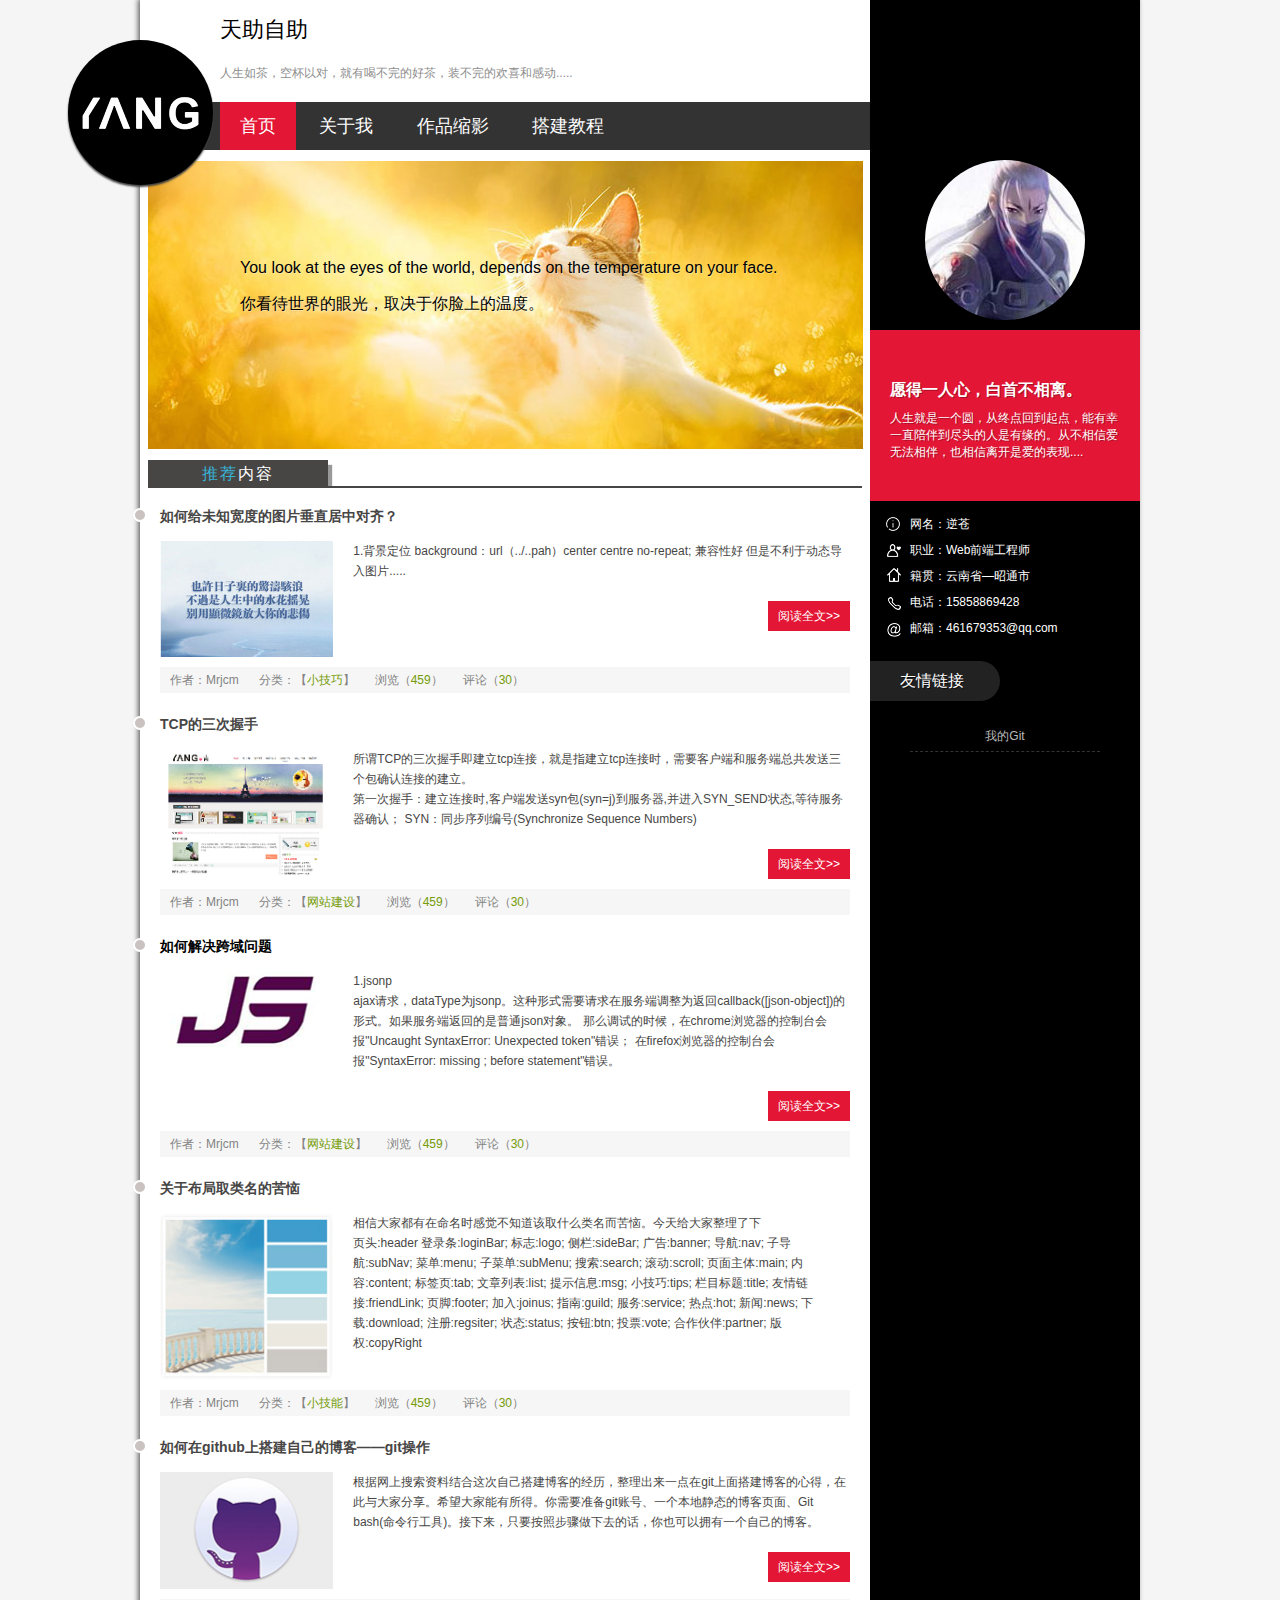
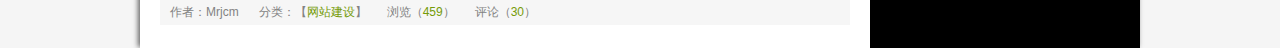
<file: MyBlog/index.html>
<!DOCTYPE html>
<html lang="en">
<head>
<meta http-equiv="Content-Type" content="text/tml; charset=utf-8"/>
<title>欢迎来到我的个人博客</title>
<meta name="keywords" content="个人博客,博客搭建,响应式,技术分享"/>
<meta name="description" content="个人博客，神秘、俏皮，简洁" />
<link href="css/base.css" rel="stylesheet">
<link href="css/index.css" rel="stylesheet">
<link href="css/media.css" rel="stylesheet">
<meta name="viewport" content="width=device-width, minimum-scale=1.0, maximum-scale=1.0">
<script type="text/javascript" src="js/jquery-1.8.3.min.js"></script>
<!--[if lt IE 9]>
<script src="js/modernizr.js"></script>
<![endif]-->
</head>
<body>
<div class="ibody">
  <header>
    <h1>天助自助</h1>
    <h2>人生如茶，空杯以对，就有喝不完的好茶，装不完的欢喜和感动.....</h2>
    <div class="logo"><a href="index.html"></a></div>
    <nav id="topnav">
      <a href="index.html">首页</a>
      <a href="about.html">关于我</a>
      <!-- <a href="newlist.html">技术分享</a> -->
      <a href="share.html">作品缩影</a>
      <a href="new.html">搭建教程</a>
    </nav>
  </header>
  <article>
    <div class="banner">
      <ul class="texts">
        <p>You look at the eyes of the world, depends on the temperature on your face. </p>
        <p>你看待世界的眼光，取决于你脸上的温度。</p>
      </ul>
    </div>
    <div class="bloglist">
      <h2>
        <p><span>推荐</span>内容</p>
      </h2>
      <!-- 文章列表开始 -->
      <div class="blogs">
        <h3><a href="/">如何给未知宽度的图片垂直居中对齐？</a></h3>
        <figure><img src="images/01.jpg" ></figure>
        <ul>
          <p class="show"> 1.背景定位 background：url（../..pah）center centre no-repeat; 兼容性好 但是不利于动态导入图片.....</br>
          </p>
          <p class="hide">
          2.给图片包裹一层元素，利用line-height
             .wrap p{
              width: 300px;
              height: 300px;
              line-height: 300px;
              }
              .wrap p img{
                  *margin-top:expression((300 - this.height )/2);
                  vertical-align: middle;
              }
              //兼容性较好
            </p>
              <p class="hide">
               3.利用display:table_cell（不兼容ie6，7）
              <pre class="hide">
                .wrap{
                  width: 300px;
                  height: 200px;
                  border: 1px dashed #ccc;
                  display: table-cell;
                  vertical-align: middle;
                  text-align: center;
              }
              </pre>
              </p>
              <p class="hide">
              4.添加table标签(兼容性好，但是冗余标签比较多)</br>
              <textarea style="width:80%;height: 270px">
          <div class="wrap">
            <table>
                <tr>
                    <td align="center">
                      <img src="../img/test.jpg"/>
                    </td>
                </tr>
            </table>
          </div>

          .wrap{
              width: 300px;
              height: 200px;
              border: 1px dashed #ccc;
              text-align: center;
          }
          .wrap table{
              width: 300px;
              height: 200px;
          }
              </textarea>
     </p>
          <span class="readmore">阅读全文&gt;&gt;</span>
        </ul>
        <p class="autor"><span>作者：Mrjcm</span><span>分类：【<a href="###">小技巧</a>】</span><span>浏览（<a href="###">459</a>）</span><span>评论（<a href="###">30</a>）</span></p>
        <div class="dateview">2017-05-16</div>
      </div>
      <div class="blogs">
        <h3><a href="###">TCP的三次握手</a></h3>
        <figure><img src="images/02.jpg" ></figure>
        <ul>
        <p class="show">所谓TCP的三次握手即建立tcp连接，就是指建立tcp连接时，需要客户端和服务端总共发送三个包确认连接的建立。</br>第一次握手：建立连接时,客户端发送syn包(syn=j)到服务器,并进入SYN_SEND状态,等待服务器确认；
          SYN：同步序列编号(Synchronize Sequence Numbers)</br></p>
          <p class="hide">
          第二次握手：服务器收到syn包,必须确认客户的SYN（ack=j+1）,同时自己也发送一个SYN包（syn=k）,即SYN+ACK包,此时服务器进入SYN_RECV状态；</br>
          第三次握手：客户端收到服务器的SYN＋ACK包,向服务器发送确认包ACK(ack=k+1),此包发送完毕,客户端和服务器进入ESTABLISHED状态,完成三次握手.</br>
          完成三次握手,客户端与服务器开始传送数据。</br>其实就像是现实生活中相互打招呼一样(A:最近怎么样？B:还不错，你呢？A：也差不多。)接下来就是正式工作开始。
          </p>
           <span class="readmore">阅读全文&gt;&gt;</span>
        </ul>
        <p class="autor"><span>作者：Mrjcm</span><span>分类：【<a href="###">网站建设</a>】</span><span>浏览（<a href="###">459</a>）</span><span>评论（<a href="###">30</a>）</span></p>
        <div class="dateview">2017-05-16</div>
      </div>
      <div class="blogs">
        <h3>如何解决跨域问题</h3>
        <figure><img src="images/03.png" ></figure>
        <ul>
          <p class="show">1.jsonp</br>
            ajax请求，dataType为jsonp。这种形式需要请求在服务端调整为返回callback([json-object])的形式。如果服务端返回的是普通json对象。
            那么调试的时候，在chrome浏览器的控制台会报"Uncaught SyntaxError: Unexpected token"错误；
            在firefox浏览器的控制台会报"SyntaxError: missing ; before statement"错误。</p>
          <p class="hide">2..iframe跨域</br>
             页面中增加一个iframe元素，在需要调用get请求的时候，将iframe的src设置为get请求的url即可发起get请求的调用。</br>
            复制代码 代码如下:</br>

            var url = "http://xxx.xxx.xxx?p1=1&p2=2";
            $("#iframe").attr("src", url);//跨域，使用iframe
            iframe方式强于jsonp，除了可以处理http请求，还能够跨域实现js调用。</br>
            3.script元素的src属性处理</br>
              iframe、img、style、script等元素的src属性可以直接向不同域请求资源，jsonp正是利用script标签跨域请求资源的简单实现，
            所以这个和jsonp本质一样，同样需要服务端请求返回callback...形式。</br>
          复制代码 代码如下:</br>

          var url="http://xxx.xxx.xxx?p1=1";</br>
          var script = document.createElement('script');</br>
          script.setAttribute('src', url);</br>
          document.getElementsByTagName('head')[0].appendChild(script);</br>
           4.在服务器使用get处理</br>
              对于业务上没有硬性要求在前端处理的，可以在服务端做一次封装，再服务端发起调用，这样就可以解决跨域的问题。然后再根据请求是发出就完，还是需要获取返回值，来决定代码使用同步或者异步模式。
              复制代码 代码如下:</br> private static void CreateGetHttpResponse(string url, int? timeout, string userAgent, CookieCollection cookies)
        {</br>
            if (string.IsNullOrEmpty(url))
            {</br>
                throw new ArgumentNullException("url");</br>
            }</br>
            var request = WebRequest.Create(url) as HttpWebRequest;</br>
            request.Method = "GET";</br>
            if (!string.IsNullOrEmpty(userAgent))
            {</br>
                request.UserAgent = userAgent;</br>
            }</br>
            if (timeout.HasValue)
            {</br>
                request.Timeout = timeout.Value;</br>
            }</br>
            if (cookies != null)
            {</br>
                request.CookieContainer = new CookieContainer();</br>
                request.CookieContainer.Add(cookies);</br>
            }</br>
            request.BeginGetResponse(null,null);//异步</br>
            //return request.GetResponse() as HttpWebResponse;</br>
        }
              </p>
           <span class="readmore">阅读全文&gt;&gt;</span>
        </ul>
        <p class="autor"><span>作者：Mrjcm</span><span>分类：【<a href="###">网站建设</a>】</span><span>浏览（<a href="###">459</a>）</span><span>评论（<a href="/">30</a>）</span></p>
        <div class="dateview">2017-05-11</div>
      </div>
      <div class="blogs">
        <h3><a href="/">关于布局取类名的苦恼</a></h3>
        <figure><img src="images/04.jpg" ></figure>
        <ul>
        <p>相信大家都有在命名时感觉不知道该取什么类名而苦恼。今天给大家整理了下</br>页头:header&nbsp;登录条:loginBar;&nbsp;标志:logo;&nbsp;侧栏:sideBar;&nbsp;广告:banner;&nbsp;导航:nav;&nbsp;子导航:subNav;&nbsp;菜单:menu;&nbsp;子菜单:subMenu;&nbsp;搜索:search;&nbsp;滚动:scroll;&nbsp;页面主体:main;&nbsp;内容:content;&nbsp;标签页:tab;&nbsp;文章列表:list;&nbsp;提示信息:msg;&nbsp;小技巧:tips;&nbsp;栏目标题:title;&nbsp;友情链接:friendLink;&nbsp;页脚:footer;&nbsp;加入:joinus;&nbsp;指南:guild;&nbsp;服务:service;&nbsp;热点:hot;&nbsp;新闻:news;&nbsp;下载:download;&nbsp;注册:regsiter;&nbsp;状态:status;&nbsp;按钮:btn;&nbsp;投票:vote;&nbsp;合作伙伴:partner;&nbsp;版权:copyRight</p>
          <!-- <a href="###" target="_blank" class="readmore"></a> -->
        </ul>
        <p class="autor"><span>作者：Mrjcm</span><span>分类：【<a href="/">小技能</a>】</span><span>浏览（<a href="/">459</a>）</span><span>评论（<a href="/">30</a>）</span></p>
        <div class="dateview">2017-05-05</div>
      </div>
      <div class="blogs">
        <h3><a href="###">如何在github上搭建自己的博客——git操作</a></h3>
        <figure><img src="images/git.png" ></figure>
        <ul>
          <p>根据网上搜索资料结合这次自己搭建博客的经历，整理出来一点在git上面搭建博客的心得，在此与大家分享。希望大家能有所得。你需要准备git账号、一个本地静态的博客页面、Git bash(命令行工具)。接下来，只要按照步骤做下去的话，你也可以拥有一个自己的博客。</p>
          <a href="new.html" class="readmore">阅读全文&gt;&gt;</a>
        </ul>
        <p class="autor"><span>作者：Mrjcm</span><span>分类：【<a href="###">网站建设</a>】</span><span>浏览（<a href="/">459</a>）</span><span>评论（<a href="###">30</a>）</span></p>
        <div class="dateview">2017-05-4</div>
      </div>
      <!-- 文章列表结尾 -->
    </div>
  </article>
  <aside>
    <div class="avatar"><a href="about.html"><span>关于Mrjcm</span></a></div>
    <div class="topspaceinfo">
      <h1>愿得一人心，白首不相离。</h1>
      <p>人生就是一个圆，从终点回到起点，能有幸一直陪伴到尽头的人是有缘的。从不相信爱无法相伴，也相信离开是爱的表现....</p>
    </div>
    <div class="about_c">
      <p>网名：逆苍</p>
      <p>职业：Web前端工程师 </p>
      <p>籍贯：云南省—昭通市</p>
      <p>电话：15858869428</p>
      <p>邮箱：461679353@qq.com</p>
    </div>
    <div class="bdsharebuttonbox"><a href="#" class="bds_qzone" data-cmd="qzone" title="分享到QQ空间"></a><a href="#" class="bds_tsina" data-cmd="tsina" title="分享到新浪微博"></a><a href="#" class="bds_tqq" data-cmd="tqq" title="分享到腾讯微博"></a><a href="#" class="bds_renren" data-cmd="renren" title="分享到人人网"></a><a href="#" class="bds_weixin" data-cmd="weixin" title="分享到微信"></a><a href="#" class="bds_more" data-cmd="more"></a></div>
    <!-- 由于没时间写文章  这块就先注释掉 -->
    <!-- <div class="tj_news">
      <h2>
        <p class="tj_t1">最新文章</p>
      </h2>
      <ul>
        <li><a href="/">犯错了怎么办？</a></li>
        <li><a href="/">两只蜗牛艰难又浪漫的一吻</a></li>
        <li><a href="/">春暖花开-走走停停-发现美</a></li>
        <li><a href="/">琰智国际-Nativ for Life官方网站</a></li>
        <li><a href="/">个人博客模板（2014草根寻梦）</a></li>
        <li><a href="/">简单手工纸玫瑰</a></li>
        <li><a href="/">响应式个人博客模板（蓝色清新）</a></li>
        <li><a href="/">蓝色政府（卫生计划生育局）网站</a></li>
      </ul>
      <h2>
        <p class="tj_t2">推荐文章</p>
      </h2>
      <ul>
        <li><a href="/">犯错了怎么办？</a></li>
        <li><a href="/">两只蜗牛艰难又浪漫的一吻</a></li>
        <li><a href="/">春暖花开-走走停停-发现美</a></li>
        <li><a href="/">琰智国际-Nativ for Life官方网站</a></li>
        <li><a href="/">个人博客模板（2014草根寻梦）</a></li>
        <li><a href="/">简单手工纸玫瑰</a></li>
        <li><a href="/">响应式个人博客模板（蓝色清新）</a></li>
        <li><a href="/">蓝色政府（卫生计划生育局）网站</a></li>
      </ul>
    </div> -->
    <!--  -->
    <div class="links">
      <h2>
        <p>友情链接</p>
      </h2>
      <ul>
        <li><a href="https://github.com/Mrjcm">我的Git</a></li>
      </ul>
    </div>
  </aside>
  <script src="js/silder.js"></script>
  <div class="clear"></div>
  <!-- 清除浮动 -->
</div>
</body>
</html>
</file>
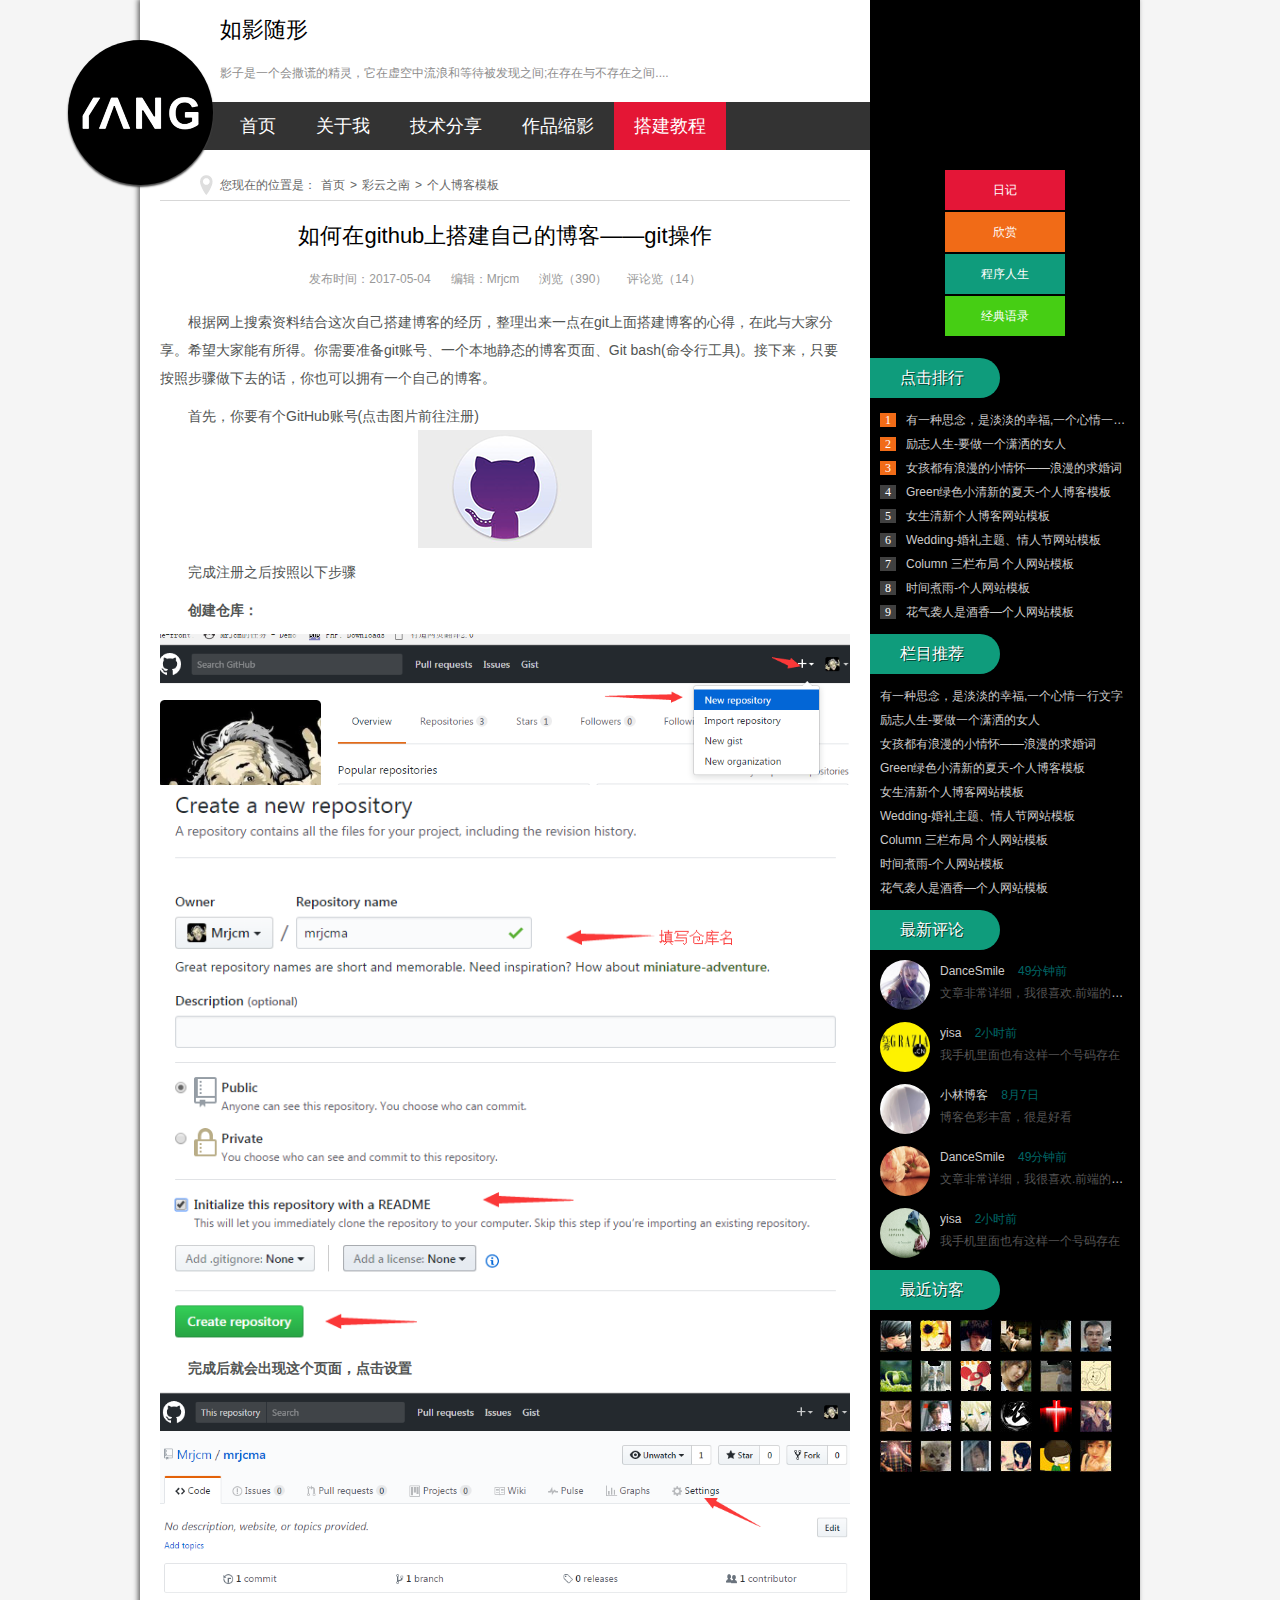
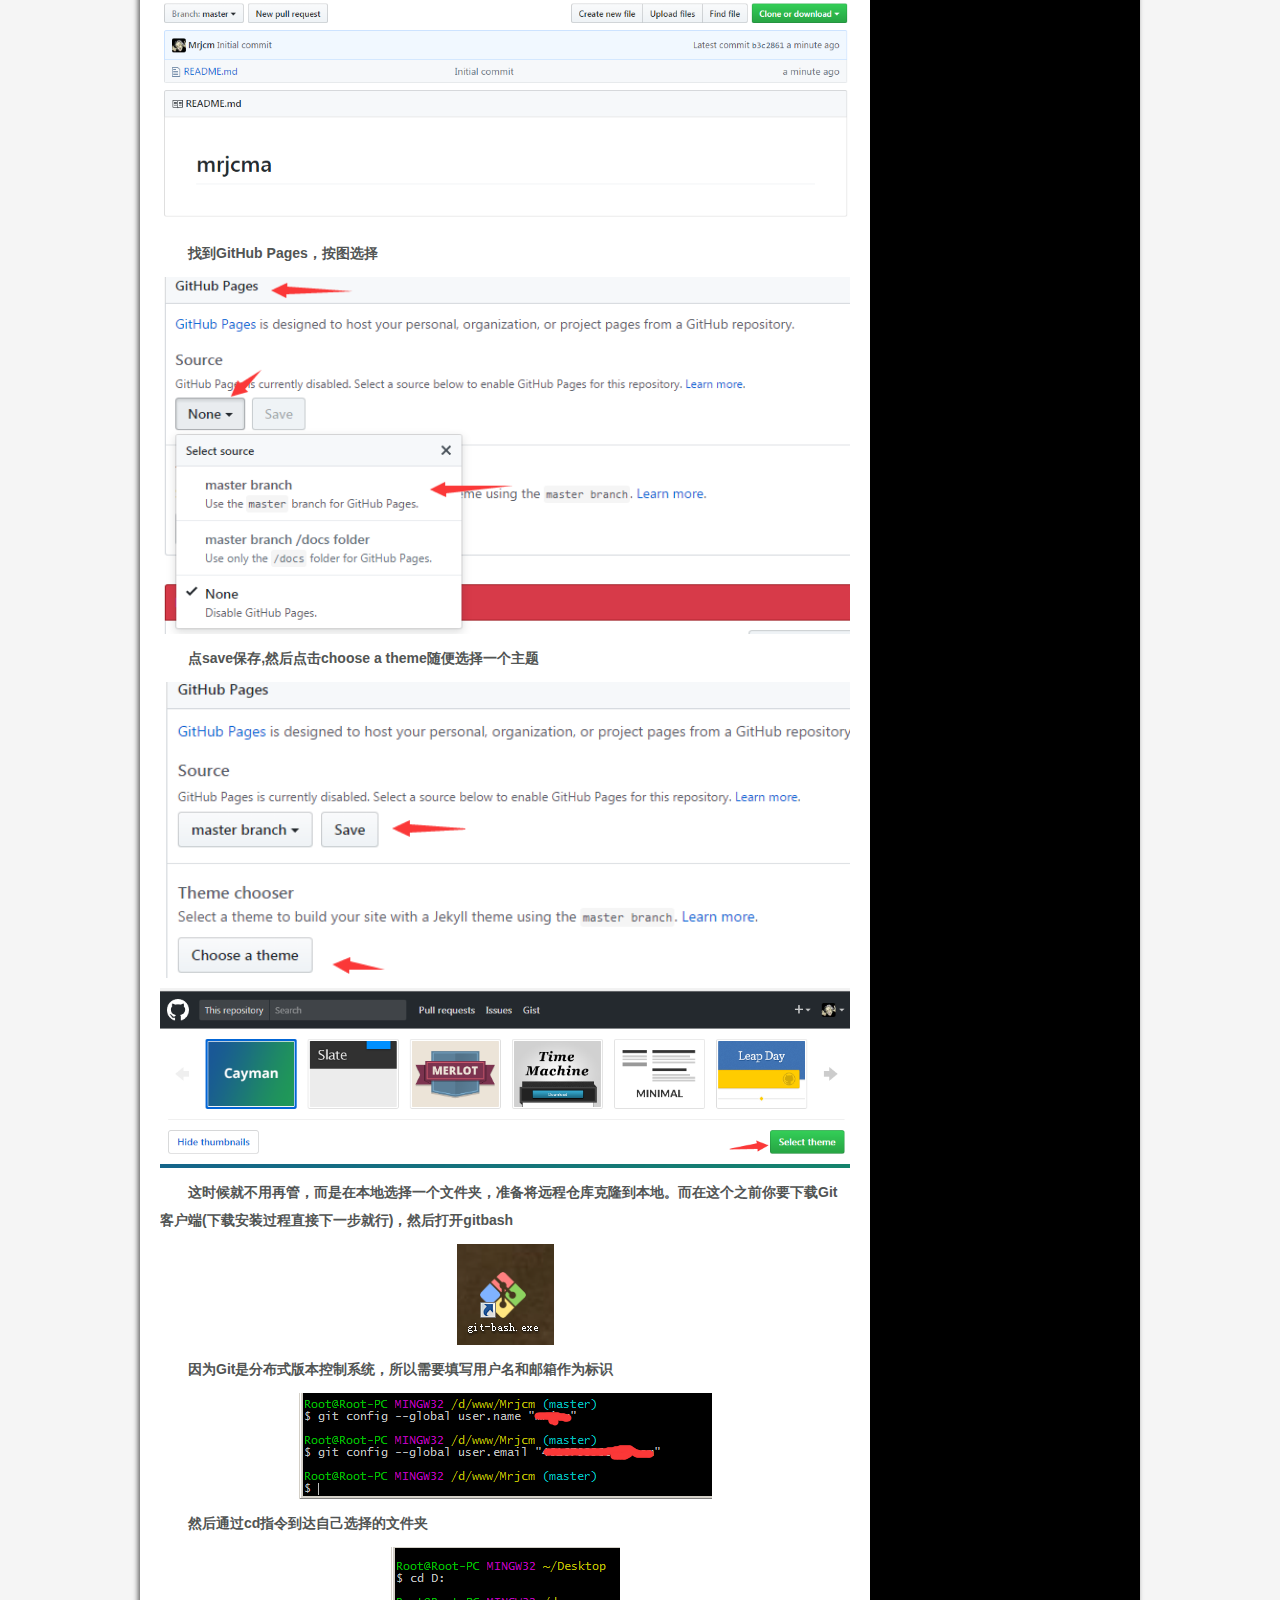
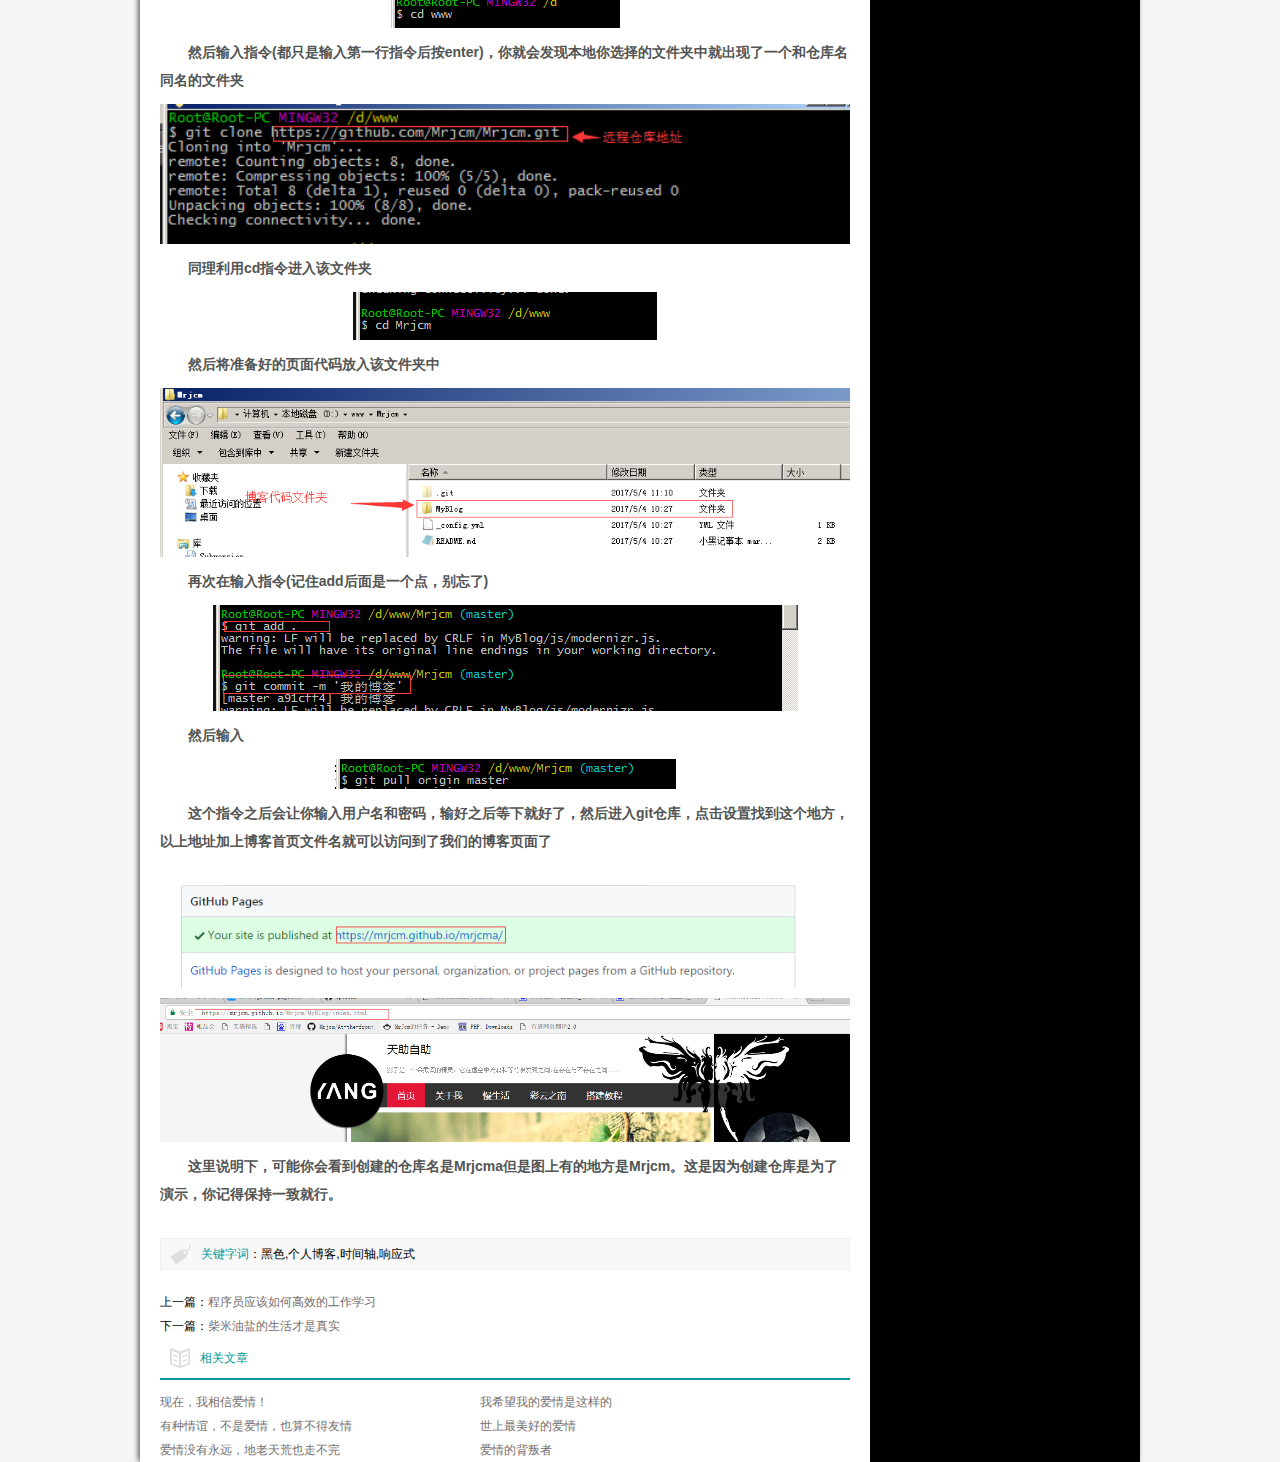
<file: MyBlog/new.html>
<!DOCTYPE html>
<html lang="en">
<head>
<meta http-equiv="Content-Type" content="text/tml; charset=utf-8"/>
<title>欢迎来到我的个人博客</title>
<meta name="keywords" content="个人博客,博客搭建,响应式,技术分享" />
<meta name="description" content="个人博客，神秘、俏皮，简洁。" />
<link href="css/base.css" rel="stylesheet">
<link href="css/style.css" rel="stylesheet">
<link href="css/media.css" rel="stylesheet">
<meta name="viewport" content="width=device-width, minimum-scale=1.0, maximum-scale=1.0">
<!--[if lt IE 9]>
<script src="js/modernizr.js"></script>
<![endif]-->
</head>
<body>
<div class="ibody">
  <header>
    <h1>如影随形</h1>
    <h2>影子是一个会撒谎的精灵，它在虚空中流浪和等待被发现之间;在存在与不存在之间....</h2>
    <div class="logo"><a href="index.html"></a></div>
    <nav id="topnav"><a href="index.html">首页</a><a href="about.html">关于我</a><a href="newlist.html">技术分享</a><a href="share.html">作品缩影</a><a href="new.html">搭建教程</a></nav>
  </header>
  <article>
    <h2 class="about_h">您现在的位置是：<a href="/">首页</a>><a href="1/">彩云之南</a>><a href="1/">个人博客模板</a></h2>
    <div class="index_about">
      <h2 class="c_titile">如何在github上搭建自己的博客——git操作</h2>
      <p class="box_c"><span class="d_time">发布时间：2017-05-04</span><span>编辑：Mrjcm</span><span>浏览（390）</span><span>评论览（14）</span></p>
      <ul class="infos">
        <p>根据网上搜索资料结合这次自己搭建博客的经历，整理出来一点在git上面搭建博客的心得，在此与大家分享。希望大家能有所得。你需要准备git账号、一个本地静态的博客页面、Git bash(命令行工具)。接下来，只要按照步骤做下去的话，你也可以拥有一个自己的博客。</p>
        <p>首先，你要有个GitHub账号(点击图片前往注册)<a href="https://github.com/"><img src="images/git.png" alt="github官网"></a></p>
        <p>完成注册之后按照以下步骤</p>
        <p><b>创建仓库：</b></p>
        <p><img src="images/p1.png" alt="" style="width: 100%;"></p>
        <p><img src="images/p2.jpg" alt="" style="width: 100%;"></p>
        <p><b>完成后就会出现这个页面，点击设置</b></p>
        <p><img src="images/p3.png" alt="git操作详情"style="width: 100%;"></p>
        <p><b>找到GitHub Pages，按图选择</b></p>
        <p><img src="images/p4.png" alt="git操作详情"style="width: 100%;"></p>
        <p><b>点save保存,然后点击choose a theme随便选择一个主题</b></p>
        <p><img src="images/p6.png" alt="git操作详情"style="width: 100%;"></p>
        <p><img src="images/p5.png" alt="git操作详情"style="width: 100%;"></p>
        <p><b>这时候就不用再管，而是在本地选择一个文件夹，准备将远程仓库克隆到本地。而在这个之前你要下载Git客户端(下载安装过程直接下一步就行)，然后打开gitbash</b></p>
        <p><img src="images/p7.png" alt="git操作详情"></p>
        <p><b>因为Git是分布式版本控制系统，所以需要填写用户名和邮箱作为标识</b></p>
        <p><img src="images/p9.png" alt="git操作详情"></p>
        <p><b>然后通过cd指令到达自己选择的文件夹</b></p>
        <p><img src="images/p10.png" alt="git操作详情"></p>
        <p><b>然后输入指令(都只是输入第一行指令后按enter)，你就会发现本地你选择的文件夹中就出现了一个和仓库名同名的文件夹</b></p>
        <p><img src="images/p11.jpg" alt="git操作详情" style="width: 100%;"></p>
        <p><b>同理利用cd指令进入该文件夹</b></p>
        <p><img src="images/p13.png" alt="git操作详情"></p>
        <p><b>然后将准备好的页面代码放入该文件夹中</b></p>
        <p><img src="images/p12.png" alt="git操作详情" style="width: 100%;"></p>
        <p><b>再次在输入指令(记住add后面是一个点，别忘了)</b></p>
        <p><img src="images/p14.png" alt="git操作详情"></p>
        <p><b>然后输入</b></p>
        <p><img src="images/p15.png" alt="git操作详情"></p>
        <p><b>这个指令之后会让你输入用户名和密码，输好之后等下就好了，然后进入git仓库，点击设置找到这个地方，以上地址加上博客首页文件名就可以访问到了我们的博客页面了</b></p>
        <p><img src="images/p17.png" alt="git操作详情" style="width: 100%;"></p>
        <p><img src="images/p18.png" alt="git操作详情" style="width: 100%;"></p>
        <p><b>这里说明下，可能你会看到创建的仓库名是Mrjcma但是图上有的地方是Mrjcm。这是因为创建仓库是为了演示，你记得保持一致就行。</b></p>
      </ul>
      <div class="keybq">
        <p><span>关键字词</span>：黑色,个人博客,时间轴,响应式</p>
      </div>
      <div class="nextinfo">
        <p>上一篇：<a href="/news/s/2013-09-04/606.html">程序员应该如何高效的工作学习</a></p>
        <p>下一篇：<a href="/news/s/2013-10-21/616.html">柴米油盐的生活才是真实</a></p>
      </div>
      <div class="otherlink">
        <h2>相关文章</h2>
        <ul>
          <li><a href="/news/s/2013-07-25/524.html" title="现在，我相信爱情！">现在，我相信爱情！</a></li>
          <li><a href="/newstalk/mood/2013-07-24/518.html" title="我希望我的爱情是这样的">我希望我的爱情是这样的</a></li>
          <li><a href="/newstalk/mood/2013-07-02/335.html" title="有种情谊，不是爱情，也算不得友情">有种情谊，不是爱情，也算不得友情</a></li>
          <li><a href="/newstalk/mood/2013-07-01/329.html" title="世上最美好的爱情">世上最美好的爱情</a></li>
          <li><a href="/news/read/2013-06-11/213.html" title="爱情没有永远，地老天荒也走不完">爱情没有永远，地老天荒也走不完</a></li>
          <li><a href="/news/s/2013-06-06/24.html" title="爱情的背叛者">爱情的背叛者</a></li>
        </ul>
      </div>
    </div>
  </article>
  <aside>
    <div class="rnav">
      <li class="rnav1 "><a href="/">日记</a></li>
      <li class="rnav2 "><a href="/">欣赏</a></li>
      <li class="rnav3 "><a href="/">程序人生</a></li>
      <li class="rnav4 "><a href="/">经典语录</a></li>
    </div>
    <div class="ph_news">
      <h2>
        <p>点击排行</p>
      </h2>
      <ul class="ph_n">
        <li><span class="num1">1</span><a href="/">有一种思念，是淡淡的幸福,一个心情一行文字</a></li>
        <li><span class="num2">2</span><a href="/">励志人生-要做一个潇洒的女人</a></li>
        <li><span class="num3">3</span><a href="/">女孩都有浪漫的小情怀——浪漫的求婚词</a></li>
        <li><span>4</span><a href="/">Green绿色小清新的夏天-个人博客模板</a></li>
        <li><span>5</span><a href="/">女生清新个人博客网站模板</a></li>
        <li><span>6</span><a href="/">Wedding-婚礼主题、情人节网站模板</a></li>
        <li><span>7</span><a href="/">Column 三栏布局 个人网站模板</a></li>
        <li><span>8</span><a href="/">时间煮雨-个人网站模板</a></li>
        <li><span>9</span><a href="/">花气袭人是酒香—个人网站模板</a></li>
      </ul>
      <h2>
        <p>栏目推荐</p>
      </h2>
      <ul>
        <li><a href="/">有一种思念，是淡淡的幸福,一个心情一行文字</a></li>
        <li><a href="/">励志人生-要做一个潇洒的女人</a></li>
        <li><a href="/">女孩都有浪漫的小情怀——浪漫的求婚词</a></li>
        <li><a href="/">Green绿色小清新的夏天-个人博客模板</a></li>
        <li><a href="/">女生清新个人博客网站模板</a></li>
        <li><a href="/">Wedding-婚礼主题、情人节网站模板</a></li>
        <li><a href="/">Column 三栏布局 个人网站模板</a></li>
        <li><a href="/">时间煮雨-个人网站模板</a></li>
        <li><a href="/">花气袭人是酒香—个人网站模板</a></li>
      </ul>
      <h2>
        <p>最新评论</p>
      </h2>
      <ul class="pl_n">
        <dl>
          <dt><img src="images/s8.jpg"> </dt>
          <dt> </dt>
          <dd>DanceSmile
            <time>49分钟前</time>
          </dd>
          <dd><a href="/">文章非常详细，我很喜欢.前端的工程师很少，我记得几年前yahoo花高薪招聘前端也招不到</a></dd>
        </dl>
        <dl>
          <dt><img src="images/s7.jpg"> </dt>
          <dt> </dt>
          <dd>yisa
            <time>2小时前</time>
          </dd>
          <dd><a href="/">我手机里面也有这样一个号码存在</a></dd>
        </dl>
        <dl>
          <dt><img src="images/s6.jpg"> </dt>
          <dt> </dt>
          <dd>小林博客
            <time>8月7日</time>
          </dd>
          <dd><a href="/">博客色彩丰富，很是好看</a></dd>
        </dl>
        <dl>
          <dt><img src="images/003.jpg"> </dt>
          <dt> </dt>
          <dd>DanceSmile
            <time>49分钟前</time>
          </dd>
          <dd><a href="/">文章非常详细，我很喜欢.前端的工程师很少，我记得几年前yahoo花高薪招聘前端也招不到</a></dd>
        </dl>
        <dl>
          <dt><img src="images/002.jpg"> </dt>
          <dt> </dt>
          <dd>yisa
            <time>2小时前</time>
          </dd>
          <dd><a href="/">我手机里面也有这样一个号码存在</a></dd>
        </dl>
      </ul>
      <h2>
        <p>最近访客</p>
        <ul>
          <img src="images/vis.jpg"><!-- 直接使用“多说”插件的调用代码 -->
        </ul>
      </h2>
    </div>
   <!--  <div class="copyright">
      <ul>
        <p> Design by <a href="/">DanceSmile</a></p>
        <p>蜀ICP备11002373号-1</p>
        </p>
      </ul>
    </div> -->
  </aside>
  <script src="js/silder.js"></script>
  <div class="clear"></div>
  <!-- 清除浮动 --> 
</div>
</body>
</html>
</file>
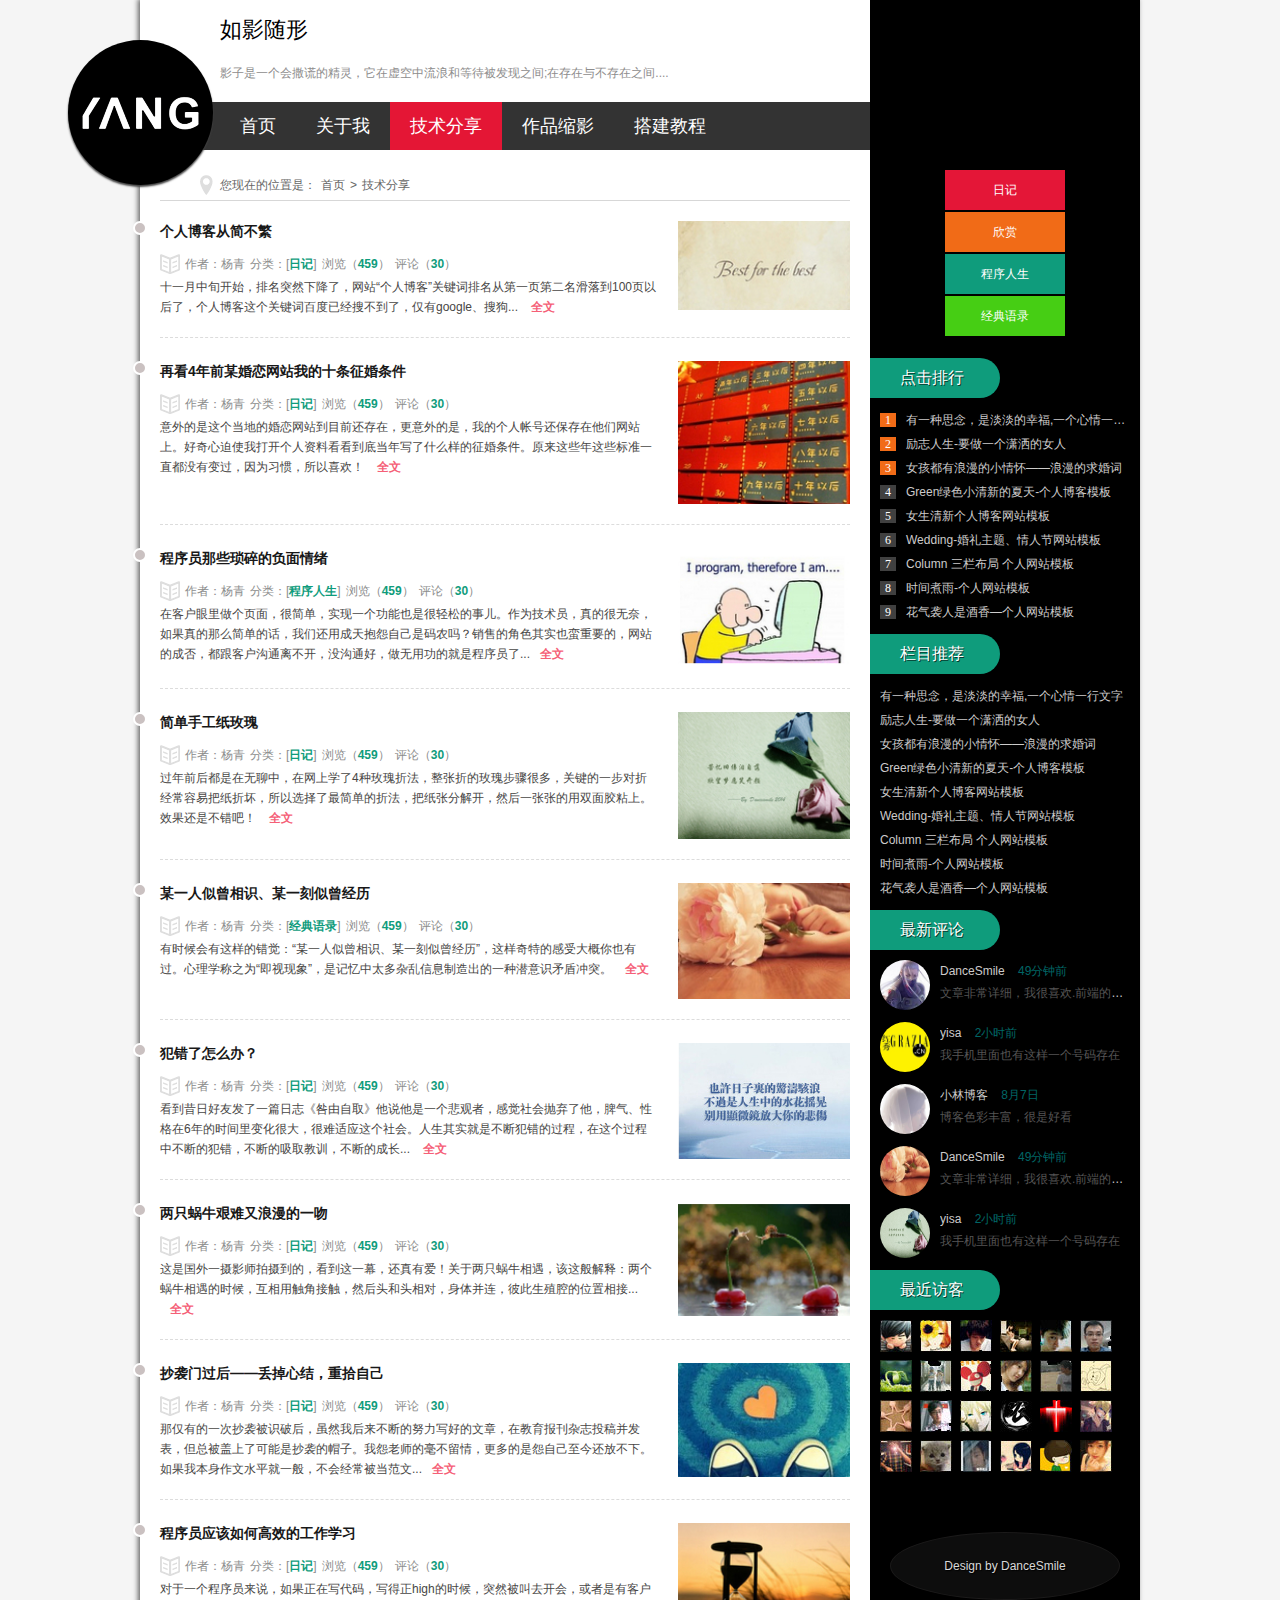
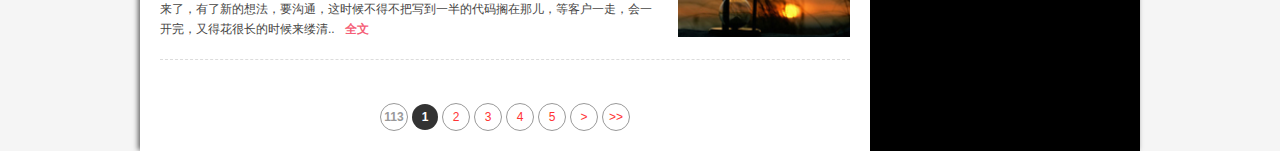
<file: MyBlog/newlist.html>
<!DOCTYPE html>
<html lang="en">
<head>
<meta http-equiv="Content-Type" content="text/tml; charset=utf-8"/>
<title>欢迎来到我的个人博客</title>
<meta name="keywords" content="个人博客,博客搭建,响应式,技术分享"/>
<meta name="description" content="个人博客模板，神秘、俏皮，简洁。" />
<link href="css/base.css" rel="stylesheet">
<link href="css/style.css" rel="stylesheet">
<link href="css/media.css" rel="stylesheet">
<meta name="viewport" content="width=device-width, minimum-scale=1.0, maximum-scale=1.0">
<!--[if lt IE 9]>
<script src="js/modernizr.js"></script>
<![endif]-->
</head>
<body>
<div class="ibody">
  <header>
    <h1>如影随形</h1>
    <h2>影子是一个会撒谎的精灵，它在虚空中流浪和等待被发现之间;在存在与不存在之间....</h2>
    <div class="logo"><a href=""></a></div>
    <nav id="topnav"><a href="index.html">首页</a><a href="about.html">关于我</a><a href="newlist.html">技术分享</a><a href="share.html">作品缩影</a><a href="new.html">搭建教程</a></nav>
  </header>
  <article>
    <h2 class="about_h">您现在的位置是：<a href="/">首页</a>><a href="1/">技术分享</a></h2>
    <div class="bloglist">
      <div class="newblog">
        <ul>
          <h3><a href="/">个人博客从简不繁</a></h3>
          <div class="autor"><span>作者：杨青</span><span>分类：[<a href="/">日记</a>]</span><span>浏览（<a href="/">459</a>）</span><span>评论（<a href="/">30</a>）</span></div>
          <p>十一月中旬开始，排名突然下降了，网站“个人博客”关键词排名从第一页第二名滑落到100页以后了，个人博客这个关键词百度已经搜不到了，仅有google、搜狗... <a href="/" target="_blank" class="readmore">全文</a></p>
        </ul>
        <figure><img src="images/001.jpg" ></figure>
        <div class="dateview">2014-04-08</div>
      </div>
      <div class="newblog">
        <ul>
          <h3><a href="/">再看4年前某婚恋网站我的十条征婚条件</a></h3>
          <div class="autor"><span>作者：杨青</span><span>分类：[<a href="/">日记</a>]</span><span>浏览（<a href="/">459</a>）</span><span>评论（<a href="/">30</a>）</span></div>
          <p>意外的是这个当地的婚恋网站到目前还存在，更意外的是，我的个人帐号还保存在他们网站上。好奇心迫使我打开个人资料看看到底当年写了什么样的征婚条件。原来这些年这些标准一直都没有变过，因为习惯，所以喜欢！ <a href="/" target="_blank" class="readmore">全文</a></p>
        </ul>
        <figure><img src="images/005.jpg" ></figure>
        <div class="dateview">2014-04-08</div>
      </div>
      <div class="newblog">
        <ul>
          <h3><a href="/">程序员那些琐碎的负面情绪</a></h3>
          <div class="autor"><span>作者：杨青</span><span>分类：[<a href="/">程序人生</a>]</span><span>浏览（<a href="/">459</a>）</span><span>评论（<a href="/">30</a>）</span></div>
          <p>在客户眼里做个页面，很简单，实现一个功能也是很轻松的事儿。作为技术员，真的很无奈，如果真的那么简单的话，我们还用成天抱怨自己是码农吗？销售的角色其实也蛮重要的，网站的成否，都跟客户沟通离不开，没沟通好，做无用功的就是程序员了...<a href="/" target="_blank" class="readmore">全文</a></p>
        </ul>
        <figure><img src="images/008.jpg" ></figure>
        <div class="dateview">2014-04-08</div>
      </div>
      <div class="newblog">
        <ul>
          <h3><a href="/">简单手工纸玫瑰</a></h3>
          <div class="autor"><span>作者：杨青</span><span>分类：[<a href="/">日记</a>]</span><span>浏览（<a href="/">459</a>）</span><span>评论（<a href="/">30</a>）</span></div>
          <p>过年前后都是在无聊中，在网上学了4种玫瑰折法，整张折的玫瑰步骤很多，关键的一步对折经常容易把纸折坏，所以选择了最简单的折法，把纸张分解开，然后一张张的用双面胶粘上。效果还是不错吧！ <a href="/" target="_blank" class="readmore">全文</a></p>
        </ul>
        <figure><img src="images/002.jpg" ></figure>
        <div class="dateview">2014-04-08</div>
      </div>
      <div class="newblog">
        <ul>
          <h3><a href="/">某一人似曾相识、某一刻似曾经历</a></h3>
          <div class="autor"><span>作者：杨青</span><span>分类：[<a href="/">经典语录</a>]</span><span>浏览（<a href="/">459</a>）</span><span>评论（<a href="/">30</a>）</span></div>
          <p>有时候会有这样的错觉：“某一人似曾相识、某一刻似曾经历”，这样奇特的感受大概你也有过。心理学称之为“即视现象”，是记忆中太多杂乱信息制造出的一种潜意识矛盾冲突。 <a href="/" target="_blank" class="readmore">全文</a></p>
        </ul>
        <figure><img src="images/003.jpg" ></figure>
        <div class="dateview">2014-04-08</div>
      </div>
      <div class="newblog">
        <ul>
          <h3><a href="/">犯错了怎么办？</a></h3>
          <div class="autor"><span>作者：杨青</span><span>分类：[<a href="/">日记</a>]</span><span>浏览（<a href="/">459</a>）</span><span>评论（<a href="/">30</a>）</span></div>
          <p>看到昔日好友发了一篇日志《咎由自取》他说他是一个悲观者，感觉社会抛弃了他，脾气、性格在6年的时间里变化很大，很难适应这个社会。人生其实就是不断犯错的过程，在这个过程中不断的犯错，不断的吸取教训，不断的成长... <a href="/" target="_blank" class="readmore">全文</a></p>
        </ul>
        <figure><img src="images/01.jpg" ></figure>
        <div class="dateview">2014-04-08</div>
      </div>
      <div class="newblog">
        <ul>
          <h3><a href="/">两只蜗牛艰难又浪漫的一吻</a></h3>
          <div class="autor"><span>作者：杨青</span><span>分类：[<a href="/">日记</a>]</span><span>浏览（<a href="/">459</a>）</span><span>评论（<a href="/">30</a>）</span></div>
          <p>这是国外一摄影师拍摄到的，看到这一幕，还真有爱！关于两只蜗牛相遇，该这般解释：两个蜗牛相遇的时候，互相用触角接触，然后头和头相对，身体并连，彼此生殖腔的位置相接... <a href="/" target="_blank" class="readmore">全文</a></p>
        </ul>
        <figure><img src="images/004.jpg" ></figure>
        <div class="dateview">2014-04-08</div>
      </div>
      <div class="newblog">
        <ul>
          <h3><a href="/">抄袭门过后——丢掉心结，重拾自己</a></h3>
          <div class="autor"><span>作者：杨青</span><span>分类：[<a href="/">日记</a>]</span><span>浏览（<a href="/">459</a>）</span><span>评论（<a href="/">30</a>）</span></div>
          <p>那仅有的一次抄袭被识破后，虽然我后来不断的努力写好的文章，在教育报刊杂志投稿并发表，但总被盖上了可能是抄袭的帽子。我怨老师的毫不留情，更多的是怨自己至今还放不下。如果我本身作文水平就一般，不会经常被当范文...<a href="/" target="_blank" class="readmore">全文</a></p>
        </ul>
        <figure><img src="images/006.jpg" ></figure>
        <div class="dateview">2014-04-08</div>
      </div>
      <div class="newblog">
        <ul>
          <h3><a href="/">程序员应该如何高效的工作学习</a></h3>
          <div class="autor"><span>作者：杨青</span><span>分类：[<a href="/">日记</a>]</span><span>浏览（<a href="/">459</a>）</span><span>评论（<a href="/">30</a>）</span></div>
          <p>对于一个程序员来说，如果正在写代码，写得正high的时候，突然被叫去开会，或者是有客户来了，有了新的想法，要沟通，这时候不得不把写到一半的代码搁在那儿，等客户一走，会一开完，又得花很长的时候来缕清..<a href="/" target="_blank" class="readmore">全文</a></p>
        </ul>
        <figure><img src="images/007.jpg" ></figure>
        <div class="dateview">2014-04-08</div>
      </div>
    </div>
    <div class="page"><a title="Total record"><b>113</b></a><b>1</b><a href="/">2</a><a href="/">3</a><a href="/">4</a><a href="/">5</a><a href="/">&gt;</a><a href="/">&gt;&gt;</a></div>
  </article>
  <aside>
    <div class="rnav">
      <li class="rnav1 "><a href="/">日记</a></li>
      <li class="rnav2 "><a href="/">欣赏</a></li>
      <li class="rnav3 "><a href="/">程序人生</a></li>
      <li class="rnav4 "><a href="/">经典语录</a></li>
    </div>
    <div class="ph_news">
      <h2>
        <p>点击排行</p>
      </h2>
      <ul class="ph_n">
        <li><span class="num1">1</span><a href="/">有一种思念，是淡淡的幸福,一个心情一行文字</a></li>
        <li><span class="num2">2</span><a href="/">励志人生-要做一个潇洒的女人</a></li>
        <li><span class="num3">3</span><a href="/">女孩都有浪漫的小情怀——浪漫的求婚词</a></li>
        <li><span>4</span><a href="/">Green绿色小清新的夏天-个人博客模板</a></li>
        <li><span>5</span><a href="/">女生清新个人博客网站模板</a></li>
        <li><span>6</span><a href="/">Wedding-婚礼主题、情人节网站模板</a></li>
        <li><span>7</span><a href="/">Column 三栏布局 个人网站模板</a></li>
        <li><span>8</span><a href="/">时间煮雨-个人网站模板</a></li>
        <li><span>9</span><a href="/">花气袭人是酒香—个人网站模板</a></li>
      </ul>
      <h2>
        <p>栏目推荐</p>
      </h2>
      <ul>
        <li><a href="/">有一种思念，是淡淡的幸福,一个心情一行文字</a></li>
        <li><a href="/">励志人生-要做一个潇洒的女人</a></li>
        <li><a href="/">女孩都有浪漫的小情怀——浪漫的求婚词</a></li>
        <li><a href="/">Green绿色小清新的夏天-个人博客模板</a></li>
        <li><a href="/">女生清新个人博客网站模板</a></li>
        <li><a href="/">Wedding-婚礼主题、情人节网站模板</a></li>
        <li><a href="/">Column 三栏布局 个人网站模板</a></li>
        <li><a href="/">时间煮雨-个人网站模板</a></li>
        <li><a href="/">花气袭人是酒香—个人网站模板</a></li>
      </ul>
      <h2>
        <p>最新评论</p>
      </h2>
      <ul class="pl_n">
        <dl>
          <dt><img src="images/s8.jpg"> </dt>
          <dt> </dt>
          <dd>DanceSmile
            <time>49分钟前</time>
          </dd>
          <dd><a href="/">文章非常详细，我很喜欢.前端的工程师很少，我记得几年前yahoo花高薪招聘前端也招不到</a></dd>
        </dl>
        <dl>
          <dt><img src="images/s7.jpg"> </dt>
          <dt> </dt>
          <dd>yisa
            <time>2小时前</time>
          </dd>
          <dd><a href="/">我手机里面也有这样一个号码存在</a></dd>
        </dl>
        <dl>
          <dt><img src="images/s6.jpg"> </dt>
          <dt> </dt>
          <dd>小林博客
            <time>8月7日</time>
          </dd>
          <dd><a href="/">博客色彩丰富，很是好看</a></dd>
        </dl>
        <dl>
          <dt><img src="images/003.jpg"> </dt>
          <dt> </dt>
          <dd>DanceSmile
            <time>49分钟前</time>
          </dd>
          <dd><a href="/">文章非常详细，我很喜欢.前端的工程师很少，我记得几年前yahoo花高薪招聘前端也招不到</a></dd>
        </dl>
        <dl>
          <dt><img src="images/002.jpg"> </dt>
          <dt> </dt>
          <dd>yisa
            <time>2小时前</time>
          </dd>
          <dd><a href="/">我手机里面也有这样一个号码存在</a></dd>
        </dl>
      </ul>
      <h2>
        <p>最近访客</p>
        <ul>
          <img src="images/vis.jpg"><!-- 直接使用“多说”插件的调用代码 -->
        </ul>
      </h2>
    </div>
    <div class="copyright">
      <ul>
        <p> Design by <a href="/">DanceSmile</a></p>
        <!-- <p>蜀ICP备11002373号-1</p> -->
        </p>
      </ul>
    </div>
  </aside>
  <script src="js/silder.js"></script>
  <div class="clear"></div>
  <!-- 清除浮动 --> 
</div>
</body>
</html>
</file>
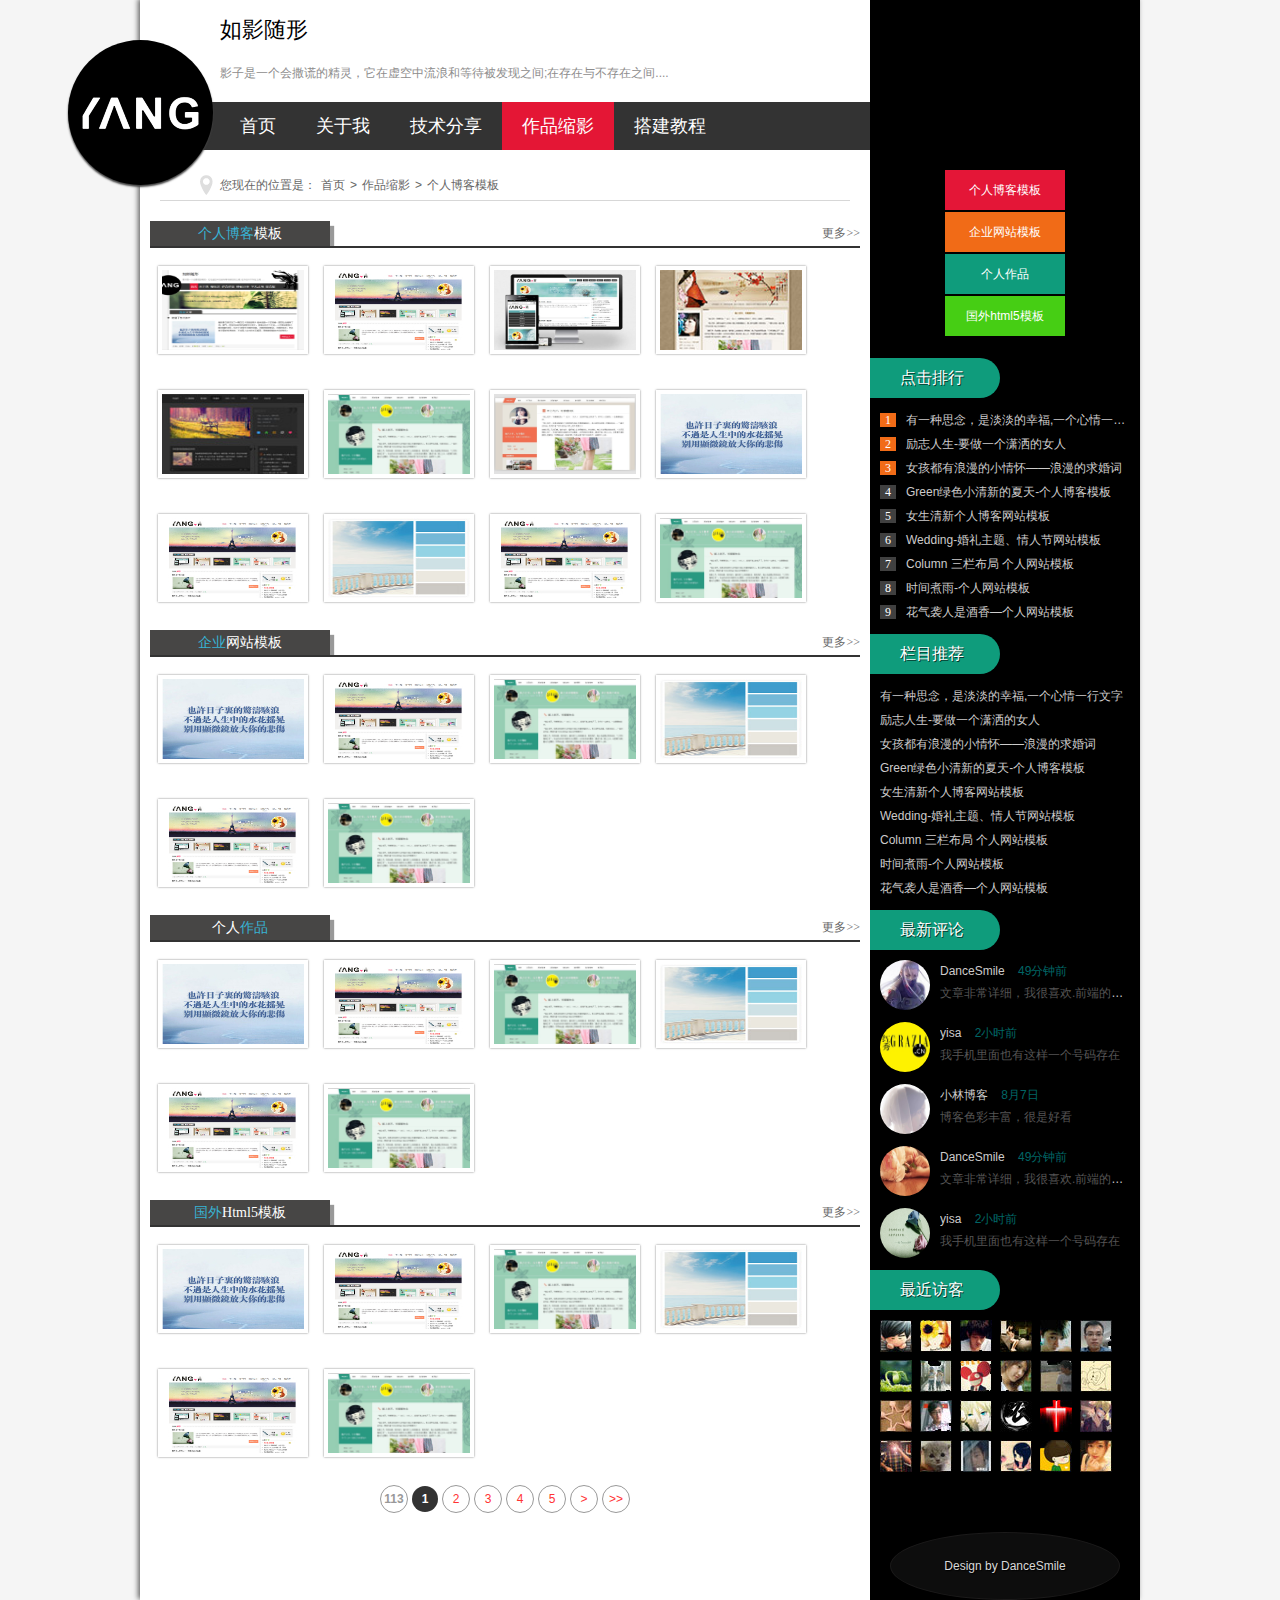
<file: MyBlog/share.html>
<!DOCTYPE html>
<html lang="en">
<head>
<meta http-equiv="Content-Type" content="text/tml; charset=utf-8"/>
<title>欢迎来到我的个人博客》</title>
<meta name="keywords" content="个人博客,博客搭建,响应式,技术分享"/>
<meta name="description" content="个人博客，神秘、俏皮，简洁。" />
<link href="css/base.css" rel="stylesheet">
<link href="css/style.css" rel="stylesheet">
<link href="css/media.css" rel="stylesheet">
<meta name="viewport" content="width=device-width, minimum-scale=1.0, maximum-scale=1.0">
<!--[if lt IE 9]>
<script src="js/modernizr.js"></script>
<![endif]-->
</head>
<body>
<div class="ibody">
  <header>
    <h1>如影随形</h1>
    <h2>影子是一个会撒谎的精灵，它在虚空中流浪和等待被发现之间;在存在与不存在之间....</h2>
    <div class="logo"><a href="index.html"></a></div>
    <nav id="topnav"><a href="index.html">首页</a><a href="about.html">关于我</a><a href="newlist.html">技术分享</a><a href="share.html">作品缩影</a><a href="new.html">搭建教程</a></nav>
  </header>
  <article>
    <h2 class="about_h">您现在的位置是：<a href="/">首页</a>><a href="1/">作品缩影</a>><a href="1/">个人博客模板</a></h2>
    <div class="template">
      <h3>
        <p><span>个人博客</span>模板</p>
        <a href="/" class="more">更多>></a> </h3>
      <ul>
        <li><a href="/"  target="_blank"><img src="images/t00.jpg"></a><span>黑色Html5个人博客模板主题《如影随形》</span></li>
        <li><a href="/"  target="_blank"><img src="images/t01.jpg"></a><span>仿新浪博客风格·梅——古典个人博客模板</span></li>
        <li><a href="/" target="_blank"><img src="images/t02.jpg"></a><span>黑色质感时间轴html5个人博客模板</span></li>
        <li><a href="/"  target="_blank"><img src="images/t03.jpg"></a><span>Green绿色小清新的夏天-个人博客模板</span></li>
        <li><a href="/" target="_blank"><img src="images/t04.jpg"></a><span>女生清新个人博客网站模板</span></li>
        <li><a href="/"  target="_blank"><img src="images/t05.jpg"></a><span>黑色质感时间轴html5个人博客模板</span></li>
        <li><a href="/"  target="_blank"><img src="images/t06.jpg"></a><span>Green绿色小清新的夏天-个人博客模板</span></li>
        <li><a href="/"  target="_blank"><img src="images/01.jpg"></a><span>仿新浪博客风格·梅——古典个人博客模板</span></li>
        <li><a href="/" target="_blank"><img src="images/02.jpg"></a><span>黑色质感时间轴html5个人博客模板</span></li>
        <li><a href="/" target="_blank"><img src="images/04.jpg"></a><span>女生清新个人博客网站模板</span></li>
        <li><a href="/"  target="_blank"><img src="images/02.jpg"></a><span>黑色质感时间轴html5个人博客模板</span></li>
        <li><a href="/"  target="_blank"><img src="images/03.jpg"></a><span>Green绿色小清新的夏天-个人博客模板</span></li>
      </ul>
      <h3>
        <p><span>企业</span>网站模板</p>
        <a href="/" class="more">更多>></a> </h3>
      <ul>
        <li><a href="/"  target="_blank"><img src="images/01.jpg"></a><span>仿新浪博客风格·梅——古典个人博客模板</span></li>
        <li><a href="/" target="_blank"><img src="images/02.jpg"></a><span>黑色质感时间轴html5个人博客模板</span></li>
        <li><a href="/"  target="_blank"><img src="images/03.jpg"></a><span>Green绿色小清新的夏天-个人博客模板</span></li>
        <li><a href="/" target="_blank"><img src="images/04.jpg"></a><span>女生清新个人博客网站模板</span></li>
        <li><a href="/"  target="_blank"><img src="images/02.jpg"></a><span>黑色质感时间轴html5个人博客模板</span></li>
        <li><a href="/"  target="_blank"><img src="images/03.jpg"></a><span>Green绿色小清新的夏天-个人博客模板</span></li>
      </ul>
      <h3>
        <p>个人<span>作品</span></p>
        <a href="/" class="more">更多>></a> </h3>
      <ul>
        <li><a href="/"  target="_blank"><img src="images/01.jpg"></a><span>仿新浪博客风格·梅——古典个人博客模板</span></li>
        <li><a href="/" target="_blank"><img src="images/02.jpg"></a><span>黑色质感时间轴html5个人博客模板</span></li>
        <li><a href="/"  target="_blank"><img src="images/03.jpg"></a><span>Green绿色小清新的夏天-个人博客模板</span></li>
        <li><a href="/" target="_blank"><img src="images/04.jpg"></a><span>女生清新个人博客网站模板</span></li>
        <li><a href="/"  target="_blank"><img src="images/02.jpg"></a><span>黑色质感时间轴html5个人博客模板</span></li>
        <li><a href="/"  target="_blank"><img src="images/03.jpg"></a><span>Green绿色小清新的夏天-个人博客模板</span></li>
      </ul>
      <h3>
        <p><span>国外</span>Html5模板</p>
        <a href="/" class="more">更多>></a> </h3>
      <ul>
        <li><a href="/"  target="_blank"><img src="images/01.jpg"></a><span>仿新浪博客风格·梅——古典个人博客模板</span></li>
        <li><a href="/" target="_blank"><img src="images/02.jpg"></a><span>黑色质感时间轴html5个人博客模板</span></li>
        <li><a href="/"  target="_blank"><img src="images/03.jpg"></a><span>Green绿色小清新的夏天-个人博客模板</span></li>
        <li><a href="/" target="_blank"><img src="images/04.jpg"></a><span>女生清新个人博客网站模板</span></li>
        <li><a href="/"  target="_blank"><img src="images/02.jpg"></a><span>黑色质感时间轴html5个人博客模板</span></li>
        <li><a href="/"  target="_blank"><img src="images/03.jpg"></a><span>Green绿色小清新的夏天-个人博客模板</span></li>
      </ul>
    </div>
    <div class="page"><a title="Total record"><b>113</b></a><b>1</b><a href="/">2</a><a href="/">3</a><a href="/">4</a><a href="/">5</a><a href="/">&gt;</a><a href="/">&gt;&gt;</a></div>
  </article>
  <aside>
    <div class="rnav">
      <li class="rnav1 "><a href="/">个人博客模板</a></li>
      <li class="rnav2 "><a href="/">企业网站模板</a></li>
      <li class="rnav3 "><a href="/">个人作品</a></li>
      <li class="rnav4 "><a href="/">国外html5模板</a></li>
    </div>
    <div class="ph_news">
      <h2>
        <p>点击排行</p>
      </h2>
      <ul class="ph_n">
        <li><span class="num1">1</span><a href="/">有一种思念，是淡淡的幸福,一个心情一行文字</a></li>
        <li><span class="num2">2</span><a href="/">励志人生-要做一个潇洒的女人</a></li>
        <li><span class="num3">3</span><a href="/">女孩都有浪漫的小情怀——浪漫的求婚词</a></li>
        <li><span>4</span><a href="/">Green绿色小清新的夏天-个人博客模板</a></li>
        <li><span>5</span><a href="/">女生清新个人博客网站模板</a></li>
        <li><span>6</span><a href="/">Wedding-婚礼主题、情人节网站模板</a></li>
        <li><span>7</span><a href="/">Column 三栏布局 个人网站模板</a></li>
        <li><span>8</span><a href="/">时间煮雨-个人网站模板</a></li>
        <li><span>9</span><a href="/">花气袭人是酒香—个人网站模板</a></li>
      </ul>
      <h2>
        <p>栏目推荐</p>
      </h2>
      <ul>
        <li><a href="/">有一种思念，是淡淡的幸福,一个心情一行文字</a></li>
        <li><a href="/">励志人生-要做一个潇洒的女人</a></li>
        <li><a href="/">女孩都有浪漫的小情怀——浪漫的求婚词</a></li>
        <li><a href="/">Green绿色小清新的夏天-个人博客模板</a></li>
        <li><a href="/">女生清新个人博客网站模板</a></li>
        <li><a href="/">Wedding-婚礼主题、情人节网站模板</a></li>
        <li><a href="/">Column 三栏布局 个人网站模板</a></li>
        <li><a href="/">时间煮雨-个人网站模板</a></li>
        <li><a href="/">花气袭人是酒香—个人网站模板</a></li>
      </ul>
      <h2>
        <p>最新评论</p>
      </h2>
      <ul class="pl_n">
        <dl>
          <dt><img src="images/s8.jpg"> </dt>
          <dt> </dt>
          <dd>DanceSmile
            <time>49分钟前</time>
          </dd>
          <dd><a href="/">文章非常详细，我很喜欢.前端的工程师很少，我记得几年前yahoo花高薪招聘前端也招不到</a></dd>
        </dl>
        <dl>
          <dt><img src="images/s7.jpg"> </dt>
          <dt> </dt>
          <dd>yisa
            <time>2小时前</time>
          </dd>
          <dd><a href="/">我手机里面也有这样一个号码存在</a></dd>
        </dl>
        <dl>
          <dt><img src="images/s6.jpg"> </dt>
          <dt> </dt>
          <dd>小林博客
            <time>8月7日</time>
          </dd>
          <dd><a href="/">博客色彩丰富，很是好看</a></dd>
        </dl>
        <dl>
          <dt><img src="images/003.jpg"> </dt>
          <dt> </dt>
          <dd>DanceSmile
            <time>49分钟前</time>
          </dd>
          <dd><a href="/">文章非常详细，我很喜欢.前端的工程师很少，我记得几年前yahoo花高薪招聘前端也招不到</a></dd>
        </dl>
        <dl>
          <dt><img src="images/002.jpg"> </dt>
          <dt> </dt>
          <dd>yisa
            <time>2小时前</time>
          </dd>
          <dd><a href="/">我手机里面也有这样一个号码存在</a></dd>
        </dl>
      </ul>
      <h2>
        <p>最近访客</p>
        <ul>
          <img src="images/vis.jpg"><!-- 直接使用“多说”插件的调用代码 -->
        </ul>
      </h2>
    </div>
    <div class="copyright">
      <ul>
        <p> Design by <a href="/">DanceSmile</a></p>
        <!-- <p>蜀ICP备11002373号-1</p> -->
        </p>
      </ul>
    </div>
  </aside>
  <script src="js/silder.js"></script>
  <div class="clear"></div>
  <!-- 清除浮动 --> 
</div>
</body>
</html>
</file>
<file: MyBlog/css/base.css>
@charset "utf-8";
/* ����css */
* { margin: 0; padding: 0 }
body { font: 12px "����", Arial, Helvetica, sans-serif; background: #f5f5f5 }
img { border: 0; display: block }
ul { list-style: none; }
h1, h2, h3, h4, h5, h6 { font-size: 100%; font-weight: normal; }
a { outline: none; }
a:link, a:visited { text-decoration: none; }
a:hover { text-decoration: none; }
.clear { clear: both; }
.blank { height: 5px; overflow: hidden; width: 100%; margin: auto; clear: both }
/* ͷ����Ϣ */
.ibody { background: url(../images/bg.png) repeat-y; width: 1000px; margin: auto; box-shadow: -2px -1px 5px #666; }
header { position: relative; /*background: url(../images/ibodybg.png) top right no-repeat*/ }
header h1 { padding: 15px 0 0 80px; font-size: 22px; font-family: "Microsoft Yahei", Arial, Helvetica, sans-serif; }
header h2 { margin: 20px 80px; color: #8e8d8d }
/* logo */
.logo { background: url(../images/logo.png) no-repeat #000 center; width: 145px; height: 145px; border-radius: 50%; position: absolute; left: -72px; top: 40px; box-shadow: 0px 2px 2px #414141; }
.logo:hover { background: url(../images/home.png) no-repeat #000 center; }
.logo a { width: 100%; height: 100%; display: block }
/* ���� */
nav { background: rgba(0,0,0,0.8); height: 48px; line-height: 48px; padding-left: 80px; filter: progid:DXImageTransform.Microsoft.gradient(gradientType = 0, startColorstr = #3333333, endColorstr = #3333333);
}/* ����IE6 ͸�� */
nav a { display: inline-block; font-size: 18px; font-family: "Microsoft Yahei", Arial, Helvetica, sans-serif; color: #FFF; padding: 0 20px; -webkit-transition: all 1s; -moz-transition: all 1s; -o-transition: all 1s; transition: all 1s; }
nav a:hover { background: #e41635; }
#topnav_current { background: #e41635 }/* ����ѡ����ɫ */
article { width: 73%; float: left;/* background: url(../images/ibodybg.png) 560px -147px no-repeat;*/ }/* ����� */
aside { width: 27%;/* background: url(../images/ibodybg.png) -170px -147px no-repeat #000;*/ float: right; }/* �Ҳ��� */
/* ��Ȩ��Ϣ */
.copyright { background: #0d0d0d; border-radius: 50%; text-align: center; color: #d8d8d8; padding: 20px; margin: 60px 20px 0 20px; border: #1b1a1a 1px solid; }
.copyright p { line-height: 26px; text-shadow: #000 1px 1px 1px }
.copyright p a { color: #d8d8d8; }
</file>
<file: MyBlog/css/index.css>
@charset "utf-8";
/* CSS Document */
.banner { background: url(../images/banner.jpg) no-repeat center; height: 290px; margin: 10px auto; width: 100%; font-size: 16px; font-family: "Microsoft Yahei", Arial, Helvetica, sans-serif; }
.texts { line-height: 36px; padding: 90px 0 0 40px; text-shadow: 1px 1px rgba(255,255,255,0.3); }
.texts p { -webkit-transition: all 1s; -moz-transition: all 1s; -o-transition: all 1s; transition: all 1s; -webkit-transform: translate(60px); -moz-transform: translate(60px); -o-transform: translate(60px); -ms-transform: translate(60px); transform: translate(60px); }
.texts p:hover { padding-left: 20px }
.texts p:nth-child(1) { -webkit-animation: animations 3s ease-out 1s backwards; -moz-animation: animations 3s ease-out 1s backwards; -o-animation: animations 3s ease-out 1s backwards; -ms-animation: animations 3s ease-out 1s backwards; animation: animations 3s ease-out 1s backwards; }
.texts p:nth-child(2) { -webkit-animation: animations 3s ease-out 4s backwards; -moz-animation: animations 3s ease-out 4s backwards; -o-animation: animations 3s ease-out 4s backwards; -ms-animation: animations 3s ease-out 4s backwards; animation: animations 3s ease-out 4s backwards; }
@-webkit-keyframes animations { 0% {
-webkit-transform:translate(0);
opacity:0;
}
 50% {
-webkit-transform:translate(30px);
opacity:.5;
}
 100% {
-webkit-transform:translate(60px);
opacity:1;
}
}
@-moz-keyframes animations { 0% {
-moz-transform:translate(0);
opacity:0;
}
 50% {
-moz-transform:translate(30px);
opacity:.5;
}
 100% {
-moz-transform:translate(60px);
opacity:1;
}
}
@-o-keyframes animations { 0% {
-o-transform:translate(0);
opacity:0;
}
 50% {
-o-transform:translate(30px);
opacity:.5;
}
 100% {
-o-transform:translate(60px);
opacity:1;
}
}
@-ms-keyframes animations { 0% {
-ms-transform:translate(0);
opacity:0;
}
 50% {
-ms-transform:translate(30px);
opacity:.5;
}
 100% {
-ms-transform:translate(60px);
opacity:1;
}
}
@keyframes animations { 0% {
transform:translate(0);
opacity:0;
}
 50% {
transform:translate(30px);
opacity:.5;
}
 100% {
transform:translate(60px);
opacity:1;
}
}
/* ����������б� */
.bloglist h2 { border-bottom: #474645 2px solid; margin: 0 8px 20px 8px; height: 26px; overflow: hidden; line-height: 28px; font-size: 16px; font-family: "Microsoft Yahei", Arial, Helvetica, sans-serif; letter-spacing: 2px }
.bloglist h2 p { background: #474645; width: 180px; color: #fff; text-align: center; box-shadow: #999 4px 5px 1px; }
.bloglist h2 p span { color: #38b3d4; }
.blogs { margin: 0 20px 20px 20px; position: relative; }
.blogs h3 { font-size: 14px; font-weight: bold; margin-bottom: 15px; transition: all .5s ;}
.blogs h3 a { color: #474645; }
.blogs h3:hover { text-decoration: underline ;}
.blogs figure { float: left; width: 25%; overflow: hidden; }
.blogs figure img { width: 100%; margin: auto; -moz-transition: all 0.5s; -webkit-transition: all 0.5s; -o-transition: all 0.5s; transition: all 0.5s; }
.blogs figure:hover img { -moz-transform: scale(1.1); -webkit-transform: scale(1.1); -o-transform: scale(1.1); -ms-transform: scale(1.1); }
.blogs ul { float: right; line-height: 20px; width: 72%; color: #474645; }
.blogs ul:hover { cursor: pointer; }
.autor { overflow: hidden; clear: both; margin: 10px 0 0 0; display: inline-block; line-height: 26px; height: 26px; color: #838383; background: #f6f6f6; width: 100% }
.autor span { margin: 0 10px; }
.autor span a { color: #759b08; }
a.readmore { background: #e41635; color: #fff; padding: 5px 10px; float: right; margin: 20px 0 0 0 ;}
span.readmore{background: #e41635; color: #fff;padding: 5px 10px;float: right;margin: 20px 0 0 0;}
.blogs::before { content: ""; width: 10px; height: 10px; border-radius: 50%; position: absolute; background: #cac1c1; border: 2px solid #fff; left: -27px; -webkit-transition: all 1s; -moz-transition: all 1s; -o-transition: all 1s; transition: all 1s; }
.blogs:hover::before { background: #474645 }
.dateview { position: absolute; left: -125px; top: 0px; z-index: 1; color: #F5F5F5; }
.blogs::after { content: ""; width: 121px; height: 29px; position: absolute; left: -148px; top: -9px; z-index: 0; background: #474645 url(../images/ti.png) no-repeat; opacity: 0; -webkit-transition: all 1s; -moz-transition: all 1s; -o-transition: all 1s; transition: all 1s; }
.blogs:hover::after { opacity: 1 }
/* �Ҳ������˵��� */
.avatar { margin: 10px auto; width: 160px; height: 160px; border-radius: 100%; overflow: hidden; }
.avatar a { display: block; padding-top: 100px; width: 160px; background: url(../images/photos.jpg) no-repeat; background-size: 160px 160px; }
.avatar a span { display: block; margin-top: 63px; padding-top: 8px; width: 160px; height: 55px; text-align: center; line-height: 20px; color: #fff; background: rgba(0, 0, 0, .5); -webkit-transition: margin-top .2s ease-in-out; -moz-transition: margin-top .2s ease-in-out; -o-transition: margin-top .2s ease-in-out; transition: margin-top .2s ease-in-out; }
.avatar a:hover span { display: block; margin-top: 0; }
.topspaceinfo { background: #e41635; padding: 40px 20px; color: #fff; text-shadow: 1px 1px rgba(0,0,0,.3); }
.topspaceinfo h1 { font-size: 16px; line-height: 40px; font-weight: bold; }
.about_c { margin: 10px 0; color: #fff; line-height: 26px; }
.about_c p:first-child, .about_c p:nth-child(2), .about_c p:nth-child(3), .about_c p:nth-child(4), .about_c p:last-child { background: url(../images/about_c.png) no-repeat; }
.about_c p:first-child { background-position: 15px 6px; }
.about_c p:nth-child(2) { background-position: 15px -20px ;}
.about_c p:nth-child(3) { background-position: 15px -48px ;}
.about_c p:nth-child(4) { background-position: 15px -70px ;}
.about_c p:last-child { background-position: 15px -97px ;}
.about_c p { display: block; padding-left: 40px; }
.about_c p:hover { background: #222 }
.bdsharebuttonbox { margin: 20px; clear: both; }/* �ٶȷ��� */
/* �Ҳ��Ƽ���Ϣ�б� */
.tj_news h2, .links h2 { font-size: 16px; font-family: "Microsoft Yahei", Arial, Helvetica, sans-serif; color: #FFF; }
.tj_news h2 p, .links h2 p { height: 40px; line-height: 40px; width: 100px; padding: 0 0 0 30px; border-radius: 0 20px 20px 0; text-shadow: rgba(0,0,0,.65) 1px 1px; }
.tj_t1 { background: #0f9c7c ;}
.tj_t2 { background: #b0e516 ;}
.tj_news ul { margin: 20px 0 20px 20px ;}
.tj_news ul li a:hover, .links ul li a:hover { text-decoration: underline; color: #FFF ;}
.tj_news ul li { height: 25px; line-height: 25px; clear: both; padding-left: 5px; overflow: hidden; padding-left: 15px; background: url(../images/li.jpg) no-repeat left center; }
.tj_news ul li a, .links ul li a { color: #bbbbbb; }
/* �������� */
.links h2 p { background: #222 ;}
.links ul { margin: 20px 0 ;}
.links ul li { height: 30px; line-height: 30px; text-align: center; border-bottom: #333 1px dashed; margin: 0 40px; }
</file>
<file: MyBlog/css/media.css>
@charset "utf-8";
/* media css Document */
@media screen and (max-width:823px) {
.ibody { /*background: url(../images/ms8.png) top right no-repeat #FFF;*/ width: 90%; margin: auto; box-shadow: 0px 2px 5px #666; }
article { float: none; width: 100% }
article { background: #fff }
/*header { background: url(../images/ms8.png) top right no-repeat #FFF; }*/
aside, .dateview { display: none }
nav { padding-left: 0; text-align: center }
nav a { padding: 0 5px; }
.banner { background-size: auto; height: 130px; font-size: 12px; font-family: "Microsoft Yahei", Arial, Helvetica, sans-serif; }
.texts { line-height: 36px; padding: 20px 0 0 10px; text-shadow: 1px 1px rgba(255,255,255,0.3); }
.blogs::after { background: none }
.autor span { margin: 0 5px; }
.blogs figure { width: 35%; }
.blogs ul { width: 62%; }
}
@media screen and (max-width:598px) {
.ibody { /*background: url(../images/ms8.png) top right no-repeat #FFF;*/ width: 90%; margin: auto; box-shadow: 0px 2px 5px #666; }
article { float: none; width: 100% }
article { background: #fff }
/*header { background: url(../images/ms8.png) top right no-repeat #FFF; }*/
aside, header h1, header h2, .dateview { display: none }
nav { height: auto; line-height: 40px; text-align: center; background: #FFF; padding-left: 0px }
nav a { display: block; background: #323232; clear: both; margin-bottom: 2px }
.logo { position: static; margin: 0 auto 10px }
.banner { background-size: auto; height: 130px; font-size: 12px; font-family: "Microsoft Yahei", Arial, Helvetica, sans-serif; }
.texts { line-height: 36px; padding: 20px 0 0 10px; text-shadow: 1px 1px rgba(255,255,255,0.3); }
.blogs::after { background: none }
.autor span { margin: 0 5px; }
.blogs figure { width: 35%; }
.blogs ul { width: 62%; }
}
@media screen and (max-width:480px) {
.ibody { width: 90%; margin: auto; box-shadow: 0px 2px 5px #666; }
article { float: none; width: 100% }
article { background: #fff }
/*header { background: url(../images/ms8.png) top right no-repeat #FFF; }*/
aside, header h1, header h2, .dateview, .banner, .bloglist h2, .blogs figure img, .newblog figure img, .newblog .autor { display: none }
nav { height: auto; line-height: 40px; text-align: center; background: #FFF; padding-left: 0px }
nav a { display: block; background: #323232; clear: both; margin-bottom: 2px }
.logo { position: static; margin: 0 auto 10px }
.texts { line-height: 36px; padding: 20px 0 0 10px; text-shadow: 1px 1px rgba(255,255,255,0.3); }
.blogs::after, .newblog::after { background: none }
.autor span { margin: 0; }
.blogs figure { width: 100%; float: none; }
.blogs ul, .newblog ul { width: 100%; float: none; }
.blogs { margin: 0 10px 10px 10px; }
}
</file>
<file: MyBlog/css/style.css>
@charset "utf-8";
/* CSS Document */
.about_h { font-size: 12px; color: #666; line-height: 30px; height: 30px; border-bottom: #d7d7d7 1px solid; padding-left: 60px; margin: 20px; background: url(../images/5849.png) 40px 5px no-repeat; }
.about_h a { color: #666; margin: 0 5px; }
.about_h a:hover { color: #e41635 }
.newblog { margin: 0 20px 20px 20px; border-bottom: #dcdcdc 1px dashed; position: relative; clear: both; display: inline-block; padding-bottom: 20px; }
.newblog h3 { font-size: 14px; font-weight: bold; margin-bottom: 10px }
.newblog h3 a { color: #181818; }
.newblog h3 a:hover { text-decoration: underline }
.newblog ul { float: left; line-height: 20px; width: 72%; color: #474645; }
.newblog::before { content: ""; width: 10px; height: 10px; border-radius: 50%; position: absolute; background: #cac1c1; border: 2px solid #fff; left: -27px; -webkit-transition: all 1s; -moz-transition: all 1s; -o-transition: all 1s; transition: all 1s; }
.newblog:hover::before { background: #474645 }
.dateview { position: absolute; left: -125px; top: 0px; z-index: 1; color: #F5F5F5; }
.newblog::after { content: ""; width: 121px; height: 29px; position: absolute; left: -148px; top: -9px; z-index: 0; background: #474645 url(../images/ti.png) no-repeat; opacity: 0; -webkit-transition: all 1s; -moz-transition: all 1s; -o-transition: all 1s; transition: all 1s; }
.newblog:hover::after { opacity: 1 }
.dateview { position: absolute; left: -125px; top: 0px; z-index: 1; color: #F5F5F5; }
.newblog figure { float: right; width: 25%; overflow: hidden; }
.newblog figure img { width: 100%; margin: auto; -moz-transition: all 0.5s; -webkit-transition: all 0.5s; -o-transition: all 0.5s; transition: all 0.5s; }
.newblog figure:hover img { -moz-transform: scale(1.1); -webkit-transform: scale(1.1); -o-transform: scale(1.1); -ms-transform: scale(1.1); }
a.readmore { color: #f55f77; margin-left: 10px; font-weight: bold }
.autor { color: #8c8d8d; line-height: 26px; background: url(../images/5794.png) no-repeat left; padding-left: 25px }
.autor a { color: #0f9c7c; font-weight: bold }
.autor span { margin: 0 5px 0 0; }
.page { margin: 20px 0; text-align: center; width: 100%; overflow: hidden; }
.page a b { color: #999; }
.page>b, .page a { margin: 0 2px; height: 26px; line-height: 26px; border-radius: 50%; width: 26px; text-align: center; display: inline-block }
.page a { margin: 0 2px; height: 26px; line-height: 26px; border-radius: 50%; width: 26px; text-align: center; display: inline-block }/* ���IE6 */
.page>b, .page a:hover { background: #333; color: #FFF; }
.page a { color: #F33; border: #999 1px solid; }
.rnav { width: 120px; margin: 20px auto; overflow: hidden; }
.rnav li { width: 120px; text-align: center; display: inline-block; margin-bottom: 2px; height: 40px; line-height: 40px }
.rnav li a { color: #FFF; display: block; -webkit-transition: all 1s; -moz-transition: all 1s; -o-transition: all 1s; transition: all 1s }
.rnav1 { background: #e41637 }
.rnav2 { background: #f16b17 }
.rnav3 { background: #0f9c7c }
.rnav4 { background: #46ce14 }
.rnav li a:hover { background: rgba(255,255,255,0.2); -webkit-transform: rotate(360deg); -moz-transform: rotate(360deg); -o-transform: rotate(360deg); transform: rotate(360deg); }
.ph_news h2 { font-size: 16px; font-family: "Microsoft Yahei", Arial, Helvetica, sans-serif; color: #FFF; }
.ph_news h2 p { height: 40px; line-height: 40px; width: 100px; padding: 0 0 0 30px; border-radius: 0 20px 20px 0; text-shadow: rgba(0,0,0,.65) 1px 1px; background: #0f9c7c }
.ph_news ul { margin: 10px }
.ph_news li { white-space: nowrap; text-overflow: ellipsis; overflow: hidden; width: 100%; color: #cdcbcb; line-height: 24px; height: 24px; }
.ph_news li a { color: #cdcbcb; }
.ph_news li a:hover, .pl_n dd a:hover { text-decoration: underline }
.ph_n li span { margin-right: 10px; font-family: "΢���ź�"; color: #FFF; background: #404040; padding: 0 5px }
.ph_n li span.num1, .ph_n li span.num2, .ph_n li span.num3 { background: #f16b17 }
/* �������� */
.pl_n dl { display: block; overflow: hidden; margin-bottom: 12px; color: #cdcbcb; }
.pl_n dd { line-height: 22px; white-space: nowrap; text-overflow: ellipsis; overflow: hidden }
.pl_n dd a { color: #555454 }
.pl_n time { color: #066; margin-left: 10px }
.pl_n dt { float: left; }
.pl_n dt img { width: 50px; height: 50px; margin-right: 10px; border-radius: 50%; transition: all 1s }
.pl_n dt img:hover { -webkit-transform: rotate(360deg); -ms-transform: rotate(30deg); -moz-transform: rotate(30deg); -o-transform: rotate(30deg); transform: rotate(30deg); }
.index_about { margin: 20px }
.c_titile { font-size: 22px; margin: 20px 0; text-align: center; font-family: "Microsoft Yahei", Arial, Helvetica, sans-serif; }
.box_c { color: #999; text-align: center }
.box_c span { margin: 0 10px; }
.box_c span a { color: #099; }
ul.infos { overflow: hidden; margin: 20px 0; line-height: 28px; font-size: 14px; text-indent: 2em; color: #525554 }
ul.infos p { margin-bottom: 10px }
ul.infos p img { display: block; margin: auto }
.keybq { background: url(../images/6264.png) no-repeat 10px center #F8F8F8; line-height: 30px; height: 30px; padding-left: 40px; border: 1px solid #F0F0F0; margin: 20px 0; }
.keybq span { color: #099 }
.nextinfo { line-height: 24px; }
.nextinfo a, .otherlink li a { color: #756f71 }
.otherlink h2 { border-bottom: #099 2px solid; line-height: 40px; font-size: 12px; background: url(../images/5794.png) 10px center no-repeat; padding-left: 40px; color: #099 }
.otherlink ul { margin: 10px 0 }
.otherlink li { line-height: 24px; height: 24px; display: block; width: 290px; float: left; overflow: hidden; margin-right: 30px; }
.otherlink li a:hover, .nextinfo a:hover { text-decoration: underline }
.template { margin: 0 10px 0 10px; }
.template h3 { border-bottom: #333 2px solid; width: 100%; overflow: hidden; font-size: 14px; font-family: "΢���ź�"; display: block; clear: both; margin-bottom: 10px; position: relative }
.template h3 p { background: #474645; width: 180px; height: 25px; line-height: 25px; color: #fff; text-align: center; box-shadow: #999 4px 5px 1px; }
.template h3 p span { color: #38b3d4; }
.template ul li { margin: 3px; float: left; display: block; padding: 5px 5px 6px 5px; -webkit-transition: all 1s; -moz-transition: all 1s; -o-transition: all 1s; transition: all 1s; }
.template li img { width: 142px; height: 80px; background: #FFF; padding: 4px; box-shadow: 0px 0px 2px rgba(0,0,0,.5); display: block; }
.template li span { color: #fff; display: block; text-align: center; margin-top: 5px; width: 142px; overflow: hidden; text-overflow: ellipsis; height: 14px }
.template li:hover { background: #666; padding: 5px 5px 6px 5px; }
a.more { position: absolute; right: 0; top: 4px; color: #666; font-size: 12px }
</file>
